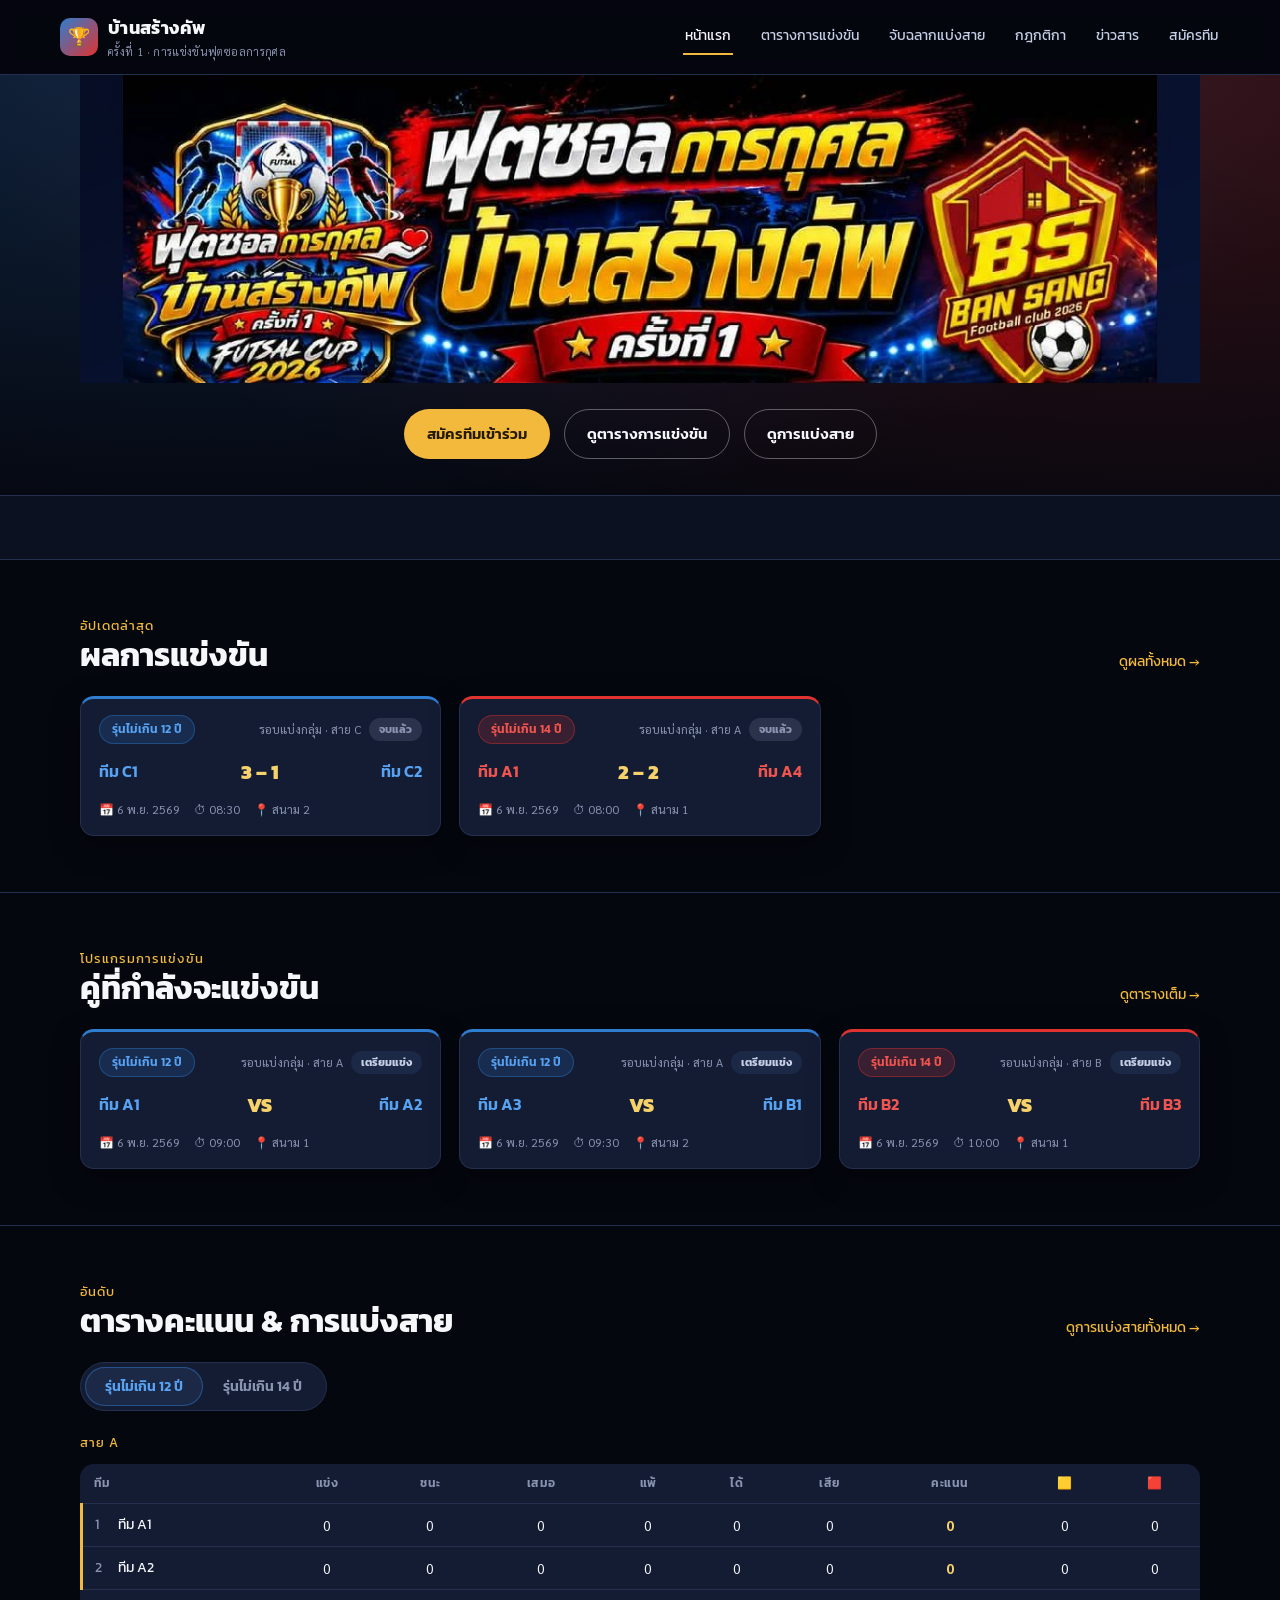
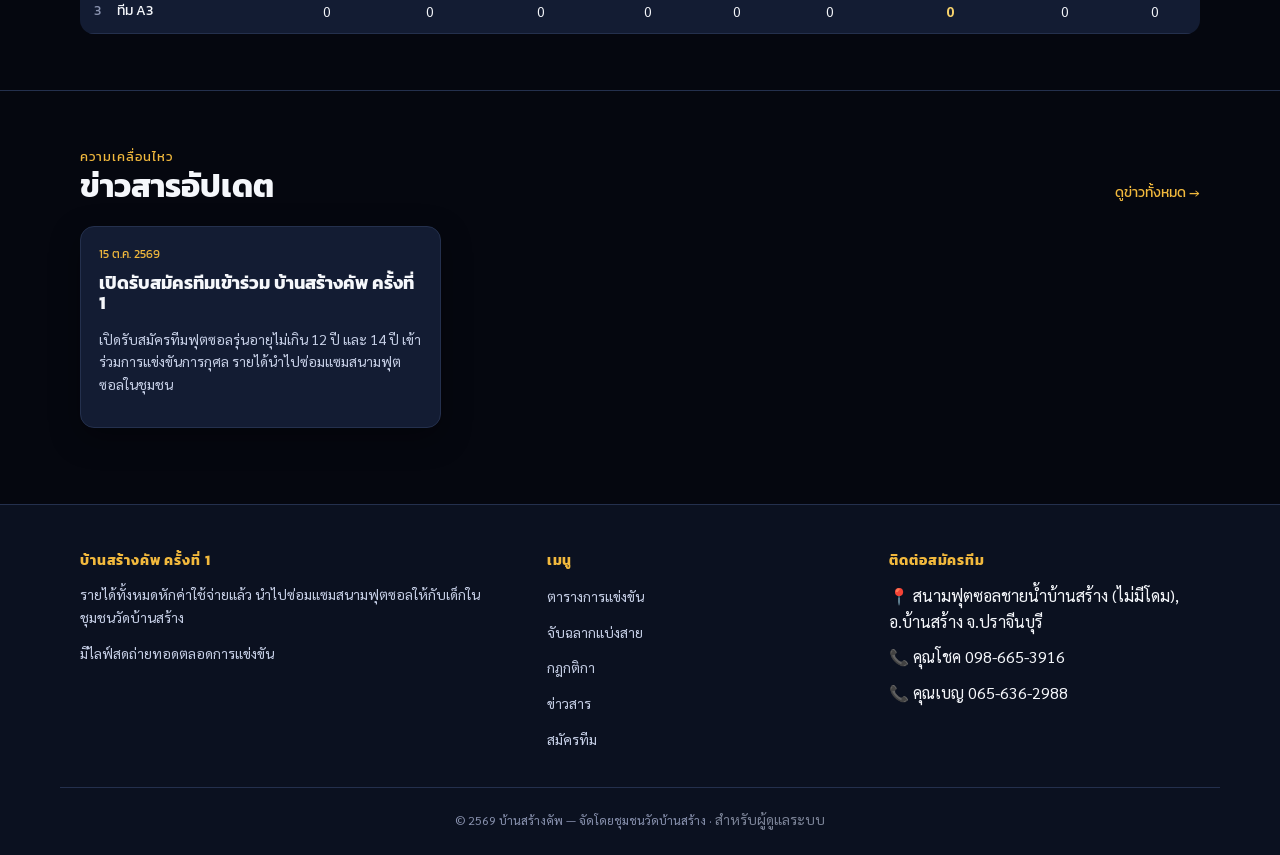
<file: index.html>
<!DOCTYPE html>
<html lang="th">
<head>
<meta charset="UTF-8" />
<meta name="viewport" content="width=device-width, initial-scale=1.0, viewport-fit=cover" />
<title>บ้านสร้างคัพ ครั้งที่ 1 — หน้าแรก</title>
<meta name="description" content="เว็บไซต์อย่างเป็นทางการ การแข่งขันฟุตซอลการกุศลโอเพ่น บ้านสร้างคัพ ครั้งที่ 1" />
<link rel="preconnect" href="https://fonts.googleapis.com">
<link href="https://fonts.googleapis.com/css2?family=Kanit:wght@400;500;600;700;800&family=Sarabun:wght@400;500;600&display=swap" rel="stylesheet">
<link rel="manifest" href="manifest.json">
<meta name="theme-color" content="#05070f">
<meta name="apple-mobile-web-app-capable" content="yes">
<meta name="apple-mobile-web-app-status-bar-style" content="black-translucent">
<meta name="apple-mobile-web-app-title" content="บ้านสร้างคัพ">
<link rel="apple-touch-icon" href="assets/img/apple-touch-icon.png">
<link rel="icon" type="image/png" href="assets/img/favicon-32.png">
<link rel="stylesheet" href="assets/css/style.css" />
<style>
  .hero { padding: 0 0 36px; }
  .hero__banner-img { width: 100%; height: auto; display: block; }
  .hero__inner { text-align: center; }
  .hero .hero__cta { display: flex; gap: 14px; justify-content: center; flex-wrap: wrap; padding: 26px 20px 0; margin: 0; }
</style>
</head>
<body>

<header class="site-header">
  <div class="container site-header__inner">
    <a href="index.html" class="brand">
      <span class="brand__mark">🏆</span>
      <span class="brand__text">บ้านสร้างคัพ<small>ครั้งที่ 1 · การแข่งขันฟุตซอลการกุศล</small></span>
    </a>
    <button class="nav-toggle" aria-label="เปิดเมนู">☰</button>
    <nav class="site-nav">
      <a href="index.html" aria-current="page">หน้าแรก</a>
      <a href="schedule.html">ตารางการแข่งขัน</a>
      <a href="draw.html">จับฉลากแบ่งสาย</a>
      <a href="rules.html">กฎกติกา</a>
      <a href="news.html">ข่าวสาร</a>
      <a href="register.html">สมัครทีม</a>
    </nav>
  </div>
</header>

<section class="hero">
  <div class="container hero__inner">
    <picture>
      <source media="(max-width: 640px)" srcset="assets/img/banner-mobile.jpg" />
      <img id="hero-banner-img" src="assets/img/banner.jpg" alt="บ้านสร้างคัพ ครั้งที่ 1 — การแข่งขันฟุตซอลการกุศลโอเพ่น" class="hero__banner-img" />
    </picture>
    <div class="hero__cta">
      <a href="register.html" class="btn btn-primary">สมัครทีมเข้าร่วม</a>
      <a href="schedule.html" class="btn btn-ghost">ดูตารางการแข่งขัน</a>
      <a href="draw.html" class="btn btn-ghost">ดูการแบ่งสาย</a>
    </div>
  </div>
</section>

<div class="ticker" id="ticker" aria-label="แมตช์ที่กำลังจะแข่งขัน"></div>

<main>

  <section class="page-section" id="results">
    <div class="container">
      <div class="section-head">
        <div>
          <div class="section-eyebrow">อัปเดตล่าสุด</div>
          <h2>ผลการแข่งขัน</h2>
        </div>
        <a href="schedule.html" class="section-link">ดูผลทั้งหมด →</a>
      </div>
      <div class="grid grid-3" id="results-grid">
        <div class="loading-row">กำลังโหลดข้อมูล…</div>
      </div>
    </div>
  </section>

  <section class="page-section" id="fixtures">
    <div class="container">
      <div class="section-head">
        <div>
          <div class="section-eyebrow">โปรแกรมการแข่งขัน</div>
          <h2>คู่ที่กำลังจะแข่งขัน</h2>
        </div>
        <a href="schedule.html" class="section-link">ดูตารางเต็ม →</a>
      </div>
      <div class="grid grid-3" id="fixtures-grid">
        <div class="loading-row">กำลังโหลดข้อมูล…</div>
      </div>
    </div>
  </section>

  <section class="page-section" id="standings">
    <div class="container">
      <div class="section-head">
        <div>
          <div class="section-eyebrow">อันดับ</div>
          <h2>ตารางคะแนน &amp; การแบ่งสาย</h2>
        </div>
        <a href="draw.html" class="section-link">ดูการแบ่งสายทั้งหมด →</a>
      </div>
      <div class="division-tabs" id="standings-tabs" role="tablist">
        <button data-division="U12" class="is-active">รุ่นไม่เกิน 12 ปี</button>
        <button data-division="U14">รุ่นไม่เกิน 14 ปี</button>
      </div>
      <div id="standings-preview">
        <div class="loading-row">กำลังโหลดข้อมูล…</div>
      </div>
    </div>
  </section>

  <section class="page-section" id="news-preview">
    <div class="container">
      <div class="section-head">
        <div>
          <div class="section-eyebrow">ความเคลื่อนไหว</div>
          <h2>ข่าวสารอัปเดต</h2>
        </div>
        <a href="news.html" class="section-link">ดูข่าวทั้งหมด →</a>
      </div>
      <div class="grid grid-3" id="news-grid">
        <div class="loading-row">กำลังโหลดข้อมูล…</div>
      </div>
    </div>
  </section>

</main>

<footer class="site-footer">
  <div class="container footer-grid">
    <div>
      <h4>บ้านสร้างคัพ ครั้งที่ 1</h4>
      <p data-setting="banner_tagline">รายได้ทั้งหมดหักค่าใช้จ่ายแล้ว นำไปซ่อมแซมสนามฟุตซอลให้กับเด็กในชุมชนวัดบ้านสร้าง</p>
      <p style="margin-top:10px" data-setting="live_note">มีไลฟ์สดถ่ายทอดตลอดการแข่งขัน</p>
    </div>
    <div>
      <h4>เมนู</h4>
      <ul>
        <li><a href="schedule.html">ตารางการแข่งขัน</a></li>
        <li><a href="draw.html">จับฉลากแบ่งสาย</a></li>
        <li><a href="rules.html">กฎกติกา</a></li>
        <li><a href="news.html">ข่าวสาร</a></li>
        <li><a href="register.html">สมัครทีม</a></li>
      </ul>
    </div>
    <div>
      <h4>ติดต่อสมัครทีม</h4>
      <ul>
        <li>📍 <span data-setting="venue_name">สนามฟุตซอลชายน้ำบ้านสร้าง</span>, <span data-setting="venue_address">อ.บ้านสร้าง จ.ปราจีนบุรี</span></li>
        <li>📞 <span data-setting="contact1_name">คุณโชค</span> <span data-setting="contact1_phone">098-665-3916</span></li>
        <li>📞 <span data-setting="contact2_name">คุณเบญ</span> <span data-setting="contact2_phone">065-636-2988</span></li>
      </ul>
    </div>
  </div>
  <div class="container footer-bottom">© 2569 บ้านสร้างคัพ — จัดโดยชุมชนวัดบ้านสร้าง · <a href="admin.html" style="opacity:.6">สำหรับผู้ดูแลระบบ</a></div>
</footer>

<nav class="bottom-nav" aria-label="เมนูหลัก (มือถือ)">
  <div class="bottom-nav__inner">
      <a href="index.html" aria-current="page"><span class="icon">🏠</span>หน้าแรก</a>
      <a href="schedule.html"><span class="icon">📅</span>ตาราง</a>
      <a href="draw.html"><span class="icon">🎯</span>แบ่งสาย</a>
      <a href="rules.html"><span class="icon">📋</span>กติกา</a>
      <a href="news.html"><span class="icon">📰</span>ข่าว</a>
      <a href="register.html"><span class="icon">📝</span>สมัคร</a>
  </div>
</nav>

<script src="assets/js/config.js"></script>
<script src="assets/js/sheets.js"></script>
<script src="assets/js/app.js"></script>
<script>
  (async function () {
    const { settings, teams, matches, news } = await FutsalData.getAll();

    applySettings(settings);
    if (settings.banner_image_url) {
      document.getElementById("hero-banner-img").src = settings.banner_image_url;
    }
    renderTicker("ticker", matches);

    // ผลการแข่งขันล่าสุด
    const results = matches.filter((m) => m.status === "finished").slice(0, 3);
    document.getElementById("results-grid").innerHTML =
      results.length ? results.map(matchCard).join("") :
      `<p class="loading-row">ยังไม่มีผลการแข่งขัน</p>`;

    // โปรแกรมที่กำลังจะแข่ง
    const fixtures = matches.filter((m) => m.status !== "finished").slice(0, 3);
    document.getElementById("fixtures-grid").innerHTML =
      fixtures.length ? fixtures.map(matchCard).join("") :
      `<p class="loading-row">ยังไม่มีโปรแกรมการแข่งขัน</p>`;

    // ข่าวล่าสุด
    const latestNews = news.slice(0, 3);
    document.getElementById("news-grid").innerHTML = latestNews.map(newsCardHtml).join("");

    function newsCardHtml(n) {
      return `
        <a class="news-card" href="news-detail.html?id=${encodeURIComponent(n.id)}">
          ${newsImageHtml(n)}
          <div class="news-card__body">
            <div class="news-card__date">${formatThaiDate(n.date)}</div>
            <h3 class="news-card__title">${n.title}</h3>
            <p class="news-card__excerpt">${nl2br(n.excerpt || "")}</p>
          </div>
        </a>`;
    }

    // ตารางคะแนนตัวอย่างหน้าแรก (สายแรกของแต่ละรุ่น)
    function renderStandingsPreview(division) {
      const groups = [...new Set(teams.filter((t) => t.division === division).map((t) => t.group))].sort();
      const firstGroup = groups[0];
      const rows = buildStandings(teams, matches, division, firstGroup);
      document.getElementById("standings-preview").innerHTML = `
        <div class="section-eyebrow" style="margin-bottom:10px">สาย ${firstGroup || "-"}</div>
        ${standingsTable(rows)}
      `;
    }
    renderStandingsPreview("U12");

    document.querySelectorAll("#standings-tabs button").forEach((btn) => {
      btn.addEventListener("click", () => {
        document.querySelectorAll("#standings-tabs button").forEach((b) => b.classList.remove("is-active"));
        btn.classList.add("is-active");
        renderStandingsPreview(btn.dataset.division);
      });
    });
  })();
</script>
</body>
</html>
</file>
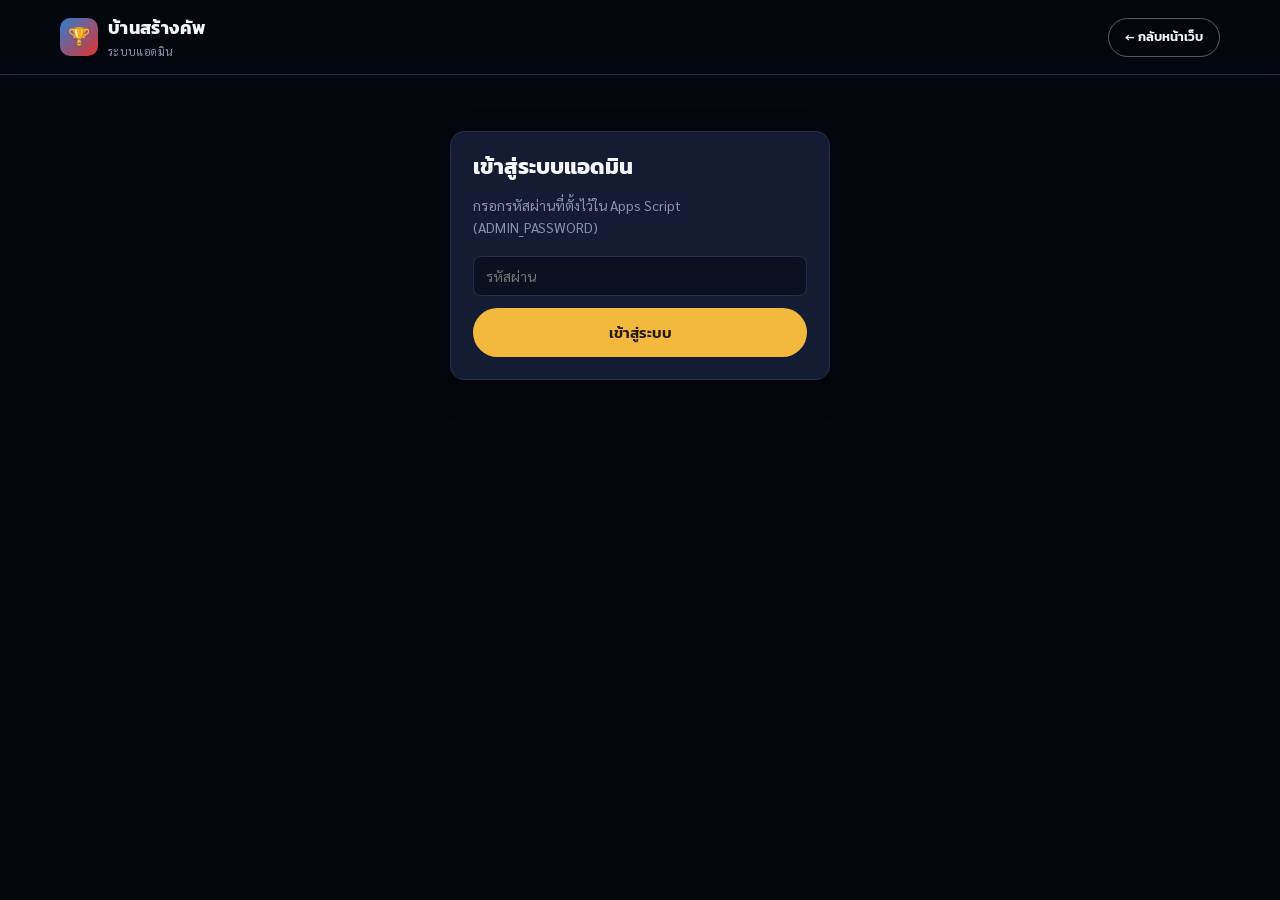
<file: admin.html>
<!DOCTYPE html>
<html lang="th">
<head>
<meta charset="UTF-8" />
<meta name="viewport" content="width=device-width, initial-scale=1.0, viewport-fit=cover" />
<title>ระบบแอดมิน — บ้านสร้างคัพ</title>
<meta name="robots" content="noindex, nofollow" />
<link rel="preconnect" href="https://fonts.googleapis.com">
<link href="https://fonts.googleapis.com/css2?family=Kanit:wght@400;500;600;700;800&family=Sarabun:wght@400;500;600&display=swap" rel="stylesheet">
<link rel="manifest" href="manifest.json">
<meta name="theme-color" content="#05070f">
<link rel="icon" type="image/png" href="assets/img/favicon-32.png">
<link rel="stylesheet" href="assets/css/style.css" />
<link rel="stylesheet" href="assets/css/admin.css" />
</head>
<body>

<header class="site-header">
  <div class="container site-header__inner">
    <a href="index.html" class="brand">
      <span class="brand__mark">🏆</span>
      <span class="brand__text">บ้านสร้างคัพ<small>ระบบแอดมิน</small></span>
    </a>
    <a href="index.html" class="btn btn-ghost" style="font-size:13px;padding:8px 16px">← กลับหน้าเว็บ</a>
  </div>
</header>

<!-- หน้าจอกรอกรหัสผ่าน -->
<section id="login-screen" class="page-section">
  <div class="container" style="max-width:420px">
    <div class="admin-card">
      <h1 style="font-size:22px;margin-bottom:6px">เข้าสู่ระบบแอดมิน</h1>
      <p style="color:var(--ink-500);font-size:14px;margin-bottom:18px">กรอกรหัสผ่านที่ตั้งไว้ใน Apps Script (ADMIN_PASSWORD)</p>
      <input type="password" id="pw-input" placeholder="รหัสผ่าน" class="admin-input" />
      <button id="pw-submit" class="btn btn-primary" style="width:100%;justify-content:center;margin-top:12px">เข้าสู่ระบบ</button>
      <p id="pw-error" style="color:var(--red-400);font-size:13px;margin-top:10px;display:none"></p>
      <p id="pw-config-warning" style="color:var(--gold-400);font-size:13px;margin-top:14px;display:none">
        ⚠️ ยังไม่ได้ตั้งค่า ADMIN_API_URL ใน assets/js/config.js — ดูวิธีตั้งค่าใน README.md หัวข้อ "เปิดใช้งานหน้าแอดมิน"
      </p>
    </div>
  </div>
</section>

<!-- แผงควบคุมแอดมิน -->
<section id="admin-panel" class="page-section" style="display:none">
  <div class="container">
    <div class="section-head">
      <h1 style="font-size:24px">แผงควบคุมแอดมิน</h1>
      <button id="logout-btn" class="btn btn-ghost" style="font-size:13px">ออกจากระบบ</button>
    </div>

    <div class="division-tabs" id="admin-tabs">
      <button data-tab="matches" class="is-active">ผล/ตารางแข่ง</button>
      <button data-tab="registrations">ทีมสมัคร</button>
      <button data-tab="rules">กฎกติกา</button>
      <button data-tab="settings">ตั้งค่าเว็บ</button>
      <button data-tab="teams">ทีม</button>
      <button data-tab="news">ข่าวสาร</button>
    </div>

    <div id="admin-status" class="admin-status" style="display:none"></div>

    <!-- ===== ผลการแข่งขัน / ตาราง ===== -->
    <div class="admin-tab-panel" data-panel="matches">
      <div class="admin-card" style="margin-bottom:20px">
        <h3>เพิ่มแมตช์ใหม่</h3>
        <form id="match-add-form" class="admin-form-grid"></form>
      </div>
      <div id="matches-list"></div>
    </div>

    <!-- ===== ทีมสมัครเข้าร่วม ===== -->
    <div class="admin-tab-panel" data-panel="registrations" style="display:none">
      <p style="color:var(--ink-500);font-size:13px;margin-bottom:16px">
        รายชื่อทีมที่กรอกแบบฟอร์มสมัครจากหน้าเว็บ (<a href="register.html" style="color:var(--gold-400)">ลิงก์หน้าสมัคร</a>)
        ตรวจสอบแล้วกด "อนุมัติ" หรือลบรายการที่ไม่ต้องการได้
      </p>
      <div id="registrations-list"></div>
    </div>

    <!-- ===== กฎกติกา ===== -->
    <div class="admin-tab-panel" data-panel="rules" style="display:none">
      <p style="color:var(--ink-500);font-size:13px;margin-bottom:16px">
        แต่ละหัวข้อจะแสดงในหน้า "กฎกติกา" ของเว็บตามลำดับเลข "ลำดับ" (น้อยไปมาก) —
        ถ้าพิมพ์เนื้อหาโดยขึ้นบรรทัดใหม่แล้วนำหน้าทุกบรรทัดด้วยเครื่องหมาย • จะแสดงผล
        เป็นลิสต์หัวข้อย่อยอัตโนมัติ พิมพ์ <code>{{half_minutes}}</code> เพื่อดึงตัวเลขจากแท็บ
        ตั้งค่าเว็บมาแสดงอัตโนมัติได้
      </p>
      <div class="admin-card" style="margin-bottom:20px">
        <h3>เพิ่มหัวข้อกฎกติกาใหม่</h3>
        <form id="rule-add-form" class="admin-form-grid"></form>
      </div>
      <div id="rules-list"></div>
    </div>

    <!-- ===== ตั้งค่าเว็บ ===== -->
    <div class="admin-tab-panel" data-panel="settings" style="display:none">
      <div class="admin-card">
        <h3>ข้อความ &amp; ตั้งค่าทั่วเว็บ</h3>
        <p style="color:var(--ink-500);font-size:13px;margin-bottom:14px">แก้แล้วกด "บันทึกการตั้งค่า" ด้านล่างครั้งเดียว จะอัปเดตทุกช่องพร้อมกัน</p>
        <div id="settings-form" class="admin-form-grid"></div>
        <button id="settings-save" class="btn btn-primary" style="margin-top:16px">บันทึกการตั้งค่า</button>
      </div>
    </div>

    <!-- ===== ทีม ===== -->
    <div class="admin-tab-panel" data-panel="teams" style="display:none">
      <div class="admin-card" style="margin-bottom:20px">
        <h3>เพิ่มทีมใหม่</h3>
        <form id="team-add-form" class="admin-form-grid"></form>
      </div>
      <div id="teams-list"></div>
    </div>

    <!-- ===== ข่าวสาร ===== -->
    <div class="admin-tab-panel" data-panel="news" style="display:none">
      <div class="admin-card" style="margin-bottom:20px">
        <h3>เพิ่มข่าวใหม่</h3>
        <form id="news-add-form" class="admin-form-grid"></form>
      </div>
      <div id="news-list"></div>
    </div>

  </div>
</section>

<script src="assets/js/config.js"></script>
<script src="assets/js/sheets.js"></script>
<script src="assets/js/app.js"></script>
<script src="assets/js/admin-api.js"></script>
<script src="assets/js/admin.js"></script>
</body>
</html>
</file>
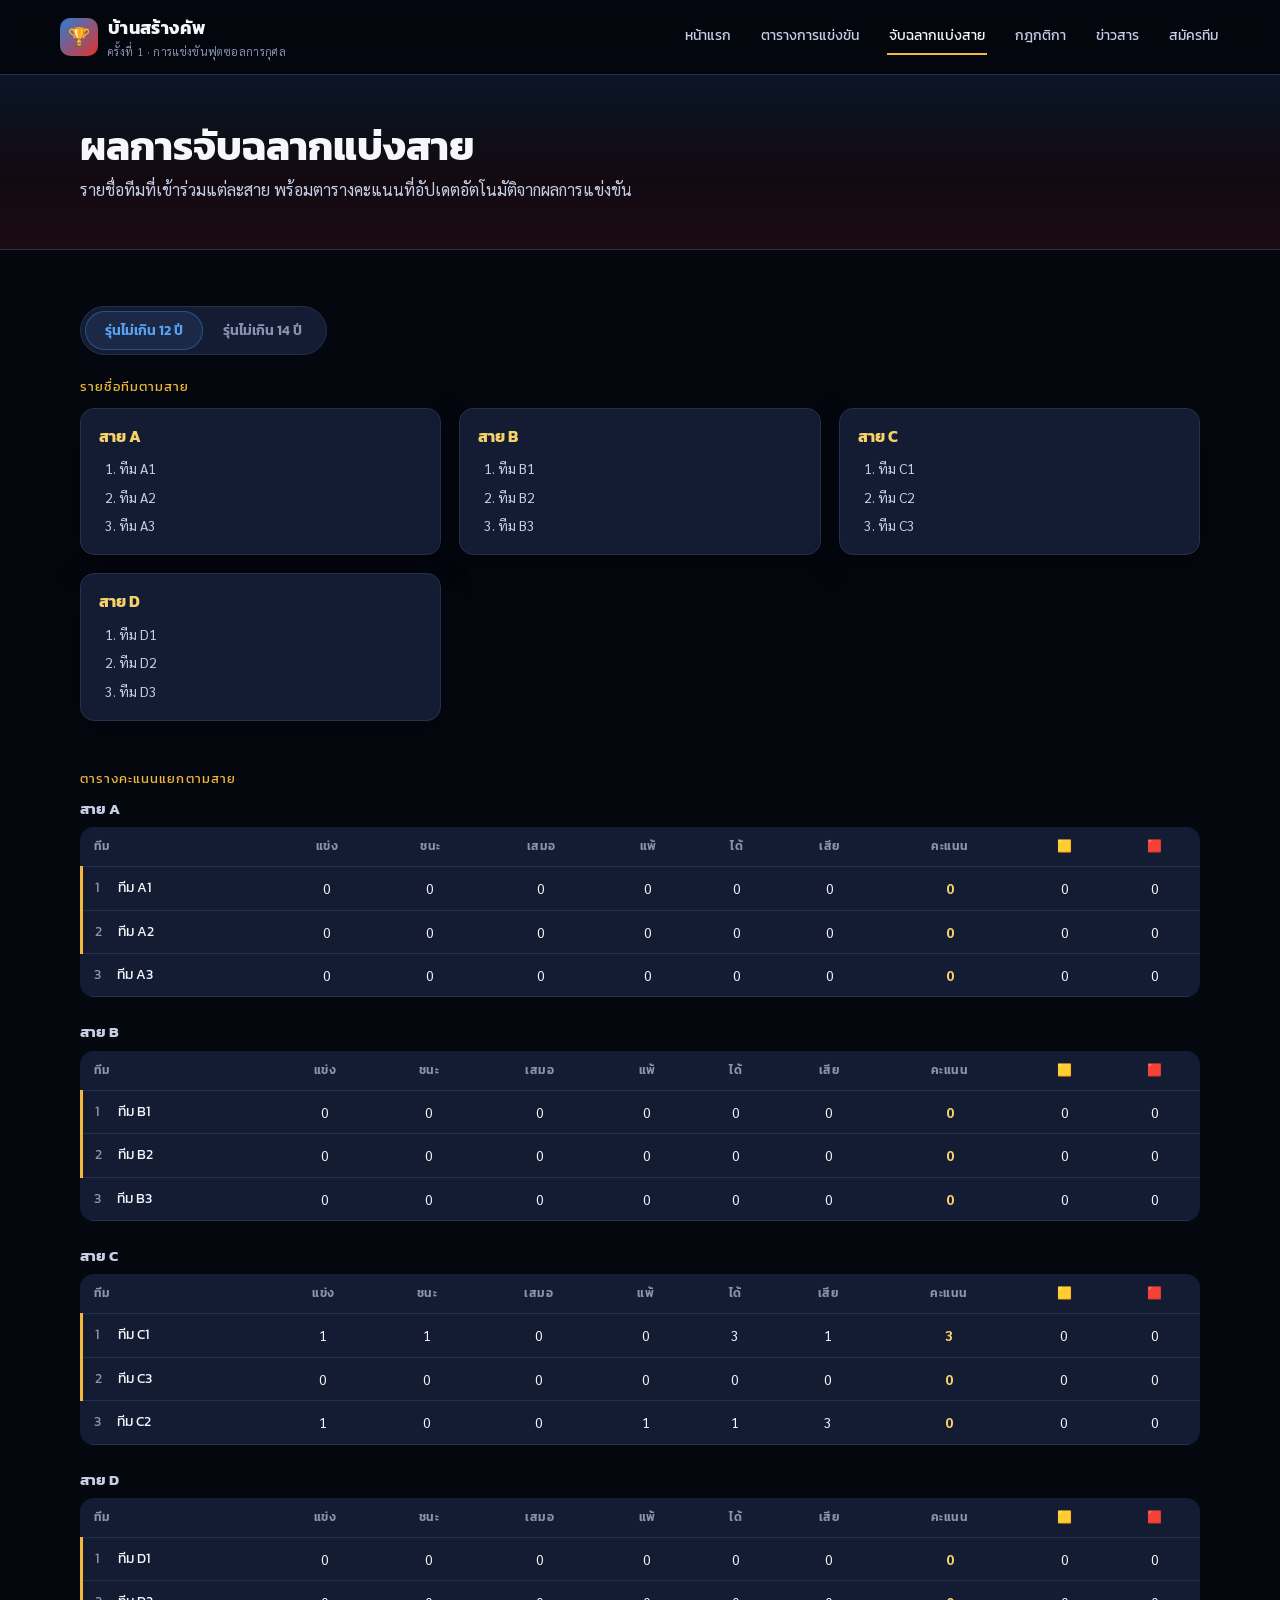
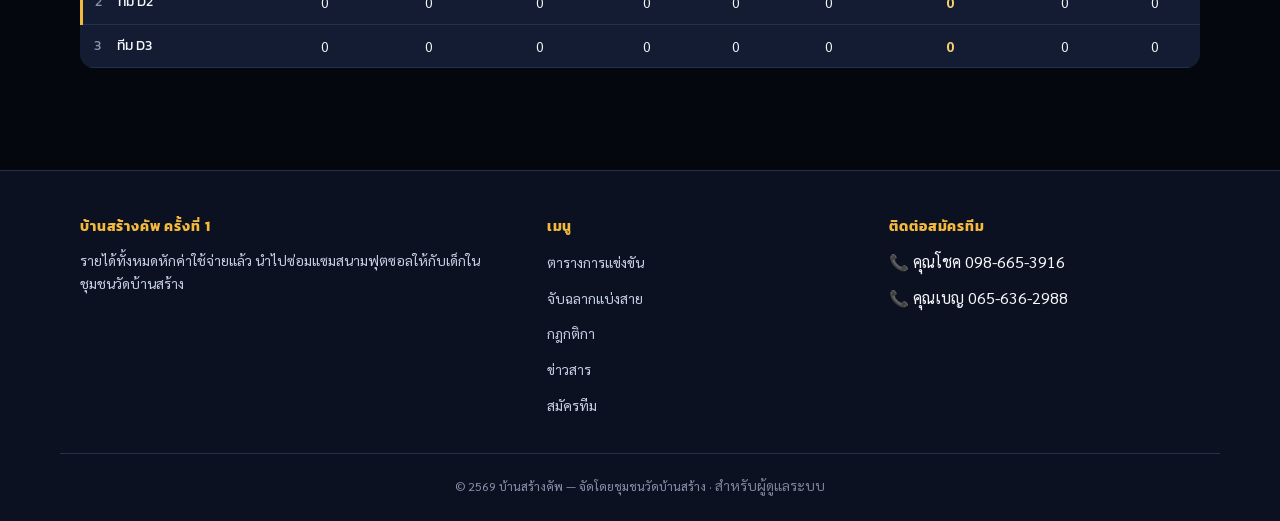
<file: draw.html>
<!DOCTYPE html>
<html lang="th">
<head>
<meta charset="UTF-8" />
<meta name="viewport" content="width=device-width, initial-scale=1.0, viewport-fit=cover" />
<title>จับฉลากแบ่งสาย — บ้านสร้างคัพ</title>
<link rel="preconnect" href="https://fonts.googleapis.com">
<link href="https://fonts.googleapis.com/css2?family=Kanit:wght@400;500;600;700;800&family=Sarabun:wght@400;500;600&display=swap" rel="stylesheet">
<link rel="manifest" href="manifest.json">
<meta name="theme-color" content="#05070f">
<meta name="apple-mobile-web-app-capable" content="yes">
<meta name="apple-mobile-web-app-status-bar-style" content="black-translucent">
<meta name="apple-mobile-web-app-title" content="บ้านสร้างคัพ">
<link rel="apple-touch-icon" href="assets/img/apple-touch-icon.png">
<link rel="icon" type="image/png" href="assets/img/favicon-32.png">
<link rel="stylesheet" href="assets/css/style.css" />
</head>
<body>

<header class="site-header">
  <div class="container site-header__inner">
    <a href="index.html" class="brand">
      <span class="brand__mark">🏆</span>
      <span class="brand__text">บ้านสร้างคัพ<small>ครั้งที่ 1 · การแข่งขันฟุตซอลการกุศล</small></span>
    </a>
    <button class="nav-toggle" aria-label="เปิดเมนู">☰</button>
    <nav class="site-nav">
      <a href="index.html">หน้าแรก</a>
      <a href="schedule.html">ตารางการแข่งขัน</a>
      <a href="draw.html" aria-current="page">จับฉลากแบ่งสาย</a>
      <a href="rules.html">กฎกติกา</a>
      <a href="news.html">ข่าวสาร</a>
      <a href="register.html">สมัครทีม</a>
    </nav>
  </div>
</header>

<section class="page-hero">
  <div class="container">
    <h1>ผลการจับฉลากแบ่งสาย</h1>
    <p>รายชื่อทีมที่เข้าร่วมแต่ละสาย พร้อมตารางคะแนนที่อัปเดตอัตโนมัติจากผลการแข่งขัน</p>
  </div>
</section>

<main class="page-section">
  <div class="container">
    <div class="division-tabs" id="draw-tabs" role="tablist">
      <button data-division="U12" class="is-active">รุ่นไม่เกิน 12 ปี</button>
      <button data-division="U14">รุ่นไม่เกิน 14 ปี</button>
    </div>

    <div class="section-eyebrow" style="margin-bottom:10px">รายชื่อทีมตามสาย</div>
    <div class="grid grid-3" id="groups-grid" style="margin-bottom:48px">
      <div class="loading-row">กำลังโหลดข้อมูล…</div>
    </div>

    <div class="section-eyebrow" style="margin-bottom:10px">ตารางคะแนนแยกตามสาย</div>
    <div id="standings-all"></div>
  </div>
</main>

<footer class="site-footer">
  <div class="container footer-grid">
    <div>
      <h4>บ้านสร้างคัพ ครั้งที่ 1</h4>
      <p data-setting="banner_tagline">รายได้ทั้งหมดหักค่าใช้จ่ายแล้ว นำไปซ่อมแซมสนามฟุตซอลให้กับเด็กในชุมชนวัดบ้านสร้าง</p>
    </div>
    <div>
      <h4>เมนู</h4>
      <ul>
        <li><a href="schedule.html">ตารางการแข่งขัน</a></li>
        <li><a href="draw.html">จับฉลากแบ่งสาย</a></li>
        <li><a href="rules.html">กฎกติกา</a></li>
        <li><a href="news.html">ข่าวสาร</a></li>
        <li><a href="register.html">สมัครทีม</a></li>
      </ul>
    </div>
    <div>
      <h4>ติดต่อสมัครทีม</h4>
      <ul>
        <li>📞 <span data-setting="contact1_name">คุณโชค</span> <span data-setting="contact1_phone">098-665-3916</span></li>
        <li>📞 <span data-setting="contact2_name">คุณเบญ</span> <span data-setting="contact2_phone">065-636-2988</span></li>
      </ul>
    </div>
  </div>
  <div class="container footer-bottom">© 2569 บ้านสร้างคัพ — จัดโดยชุมชนวัดบ้านสร้าง · <a href="admin.html" style="opacity:.6">สำหรับผู้ดูแลระบบ</a></div>
</footer>

<nav class="bottom-nav" aria-label="เมนูหลัก (มือถือ)">
  <div class="bottom-nav__inner">
      <a href="index.html"><span class="icon">🏠</span>หน้าแรก</a>
      <a href="schedule.html"><span class="icon">📅</span>ตาราง</a>
      <a href="draw.html" aria-current="page"><span class="icon">🎯</span>แบ่งสาย</a>
      <a href="rules.html"><span class="icon">📋</span>กติกา</a>
      <a href="news.html"><span class="icon">📰</span>ข่าว</a>
      <a href="register.html"><span class="icon">📝</span>สมัคร</a>
  </div>
</nav>

<script src="assets/js/config.js"></script>
<script src="assets/js/sheets.js"></script>
<script src="assets/js/app.js"></script>
<script>
  (async function () {
    const { settings, teams, matches } = await FutsalData.getAll();
    applySettings(settings);

    function render(division) {
      const divTeams = teams.filter((t) => t.division === division);
      const byGroup = groupBy(divTeams, (t) => t.group);
      const groupNames = Object.keys(byGroup).sort();

      document.getElementById("groups-grid").innerHTML = groupNames.map((g) => `
        <div class="group-card">
          <h3>สาย ${g}</h3>
          <ol>${byGroup[g].map((t) => `<li>${t.name}</li>`).join("")}</ol>
        </div>
      `).join("") || `<p class="loading-row">ยังไม่มีข้อมูลทีมในรุ่นนี้</p>`;

      document.getElementById("standings-all").innerHTML = groupNames.map((g) => `
        <div style="margin-bottom:26px">
          <h3 style="font-size:15px;color:var(--ink-300);margin-bottom:10px">สาย ${g}</h3>
          ${standingsTable(buildStandings(teams, matches, division, g))}
        </div>
      `).join("");
    }

    render("U12");

    document.querySelectorAll("#draw-tabs button").forEach((btn) => {
      btn.addEventListener("click", () => {
        document.querySelectorAll("#draw-tabs button").forEach((b) => b.classList.remove("is-active"));
        btn.classList.add("is-active");
        render(btn.dataset.division);
      });
    });
  })();
</script>
</body>
</html>
</file>
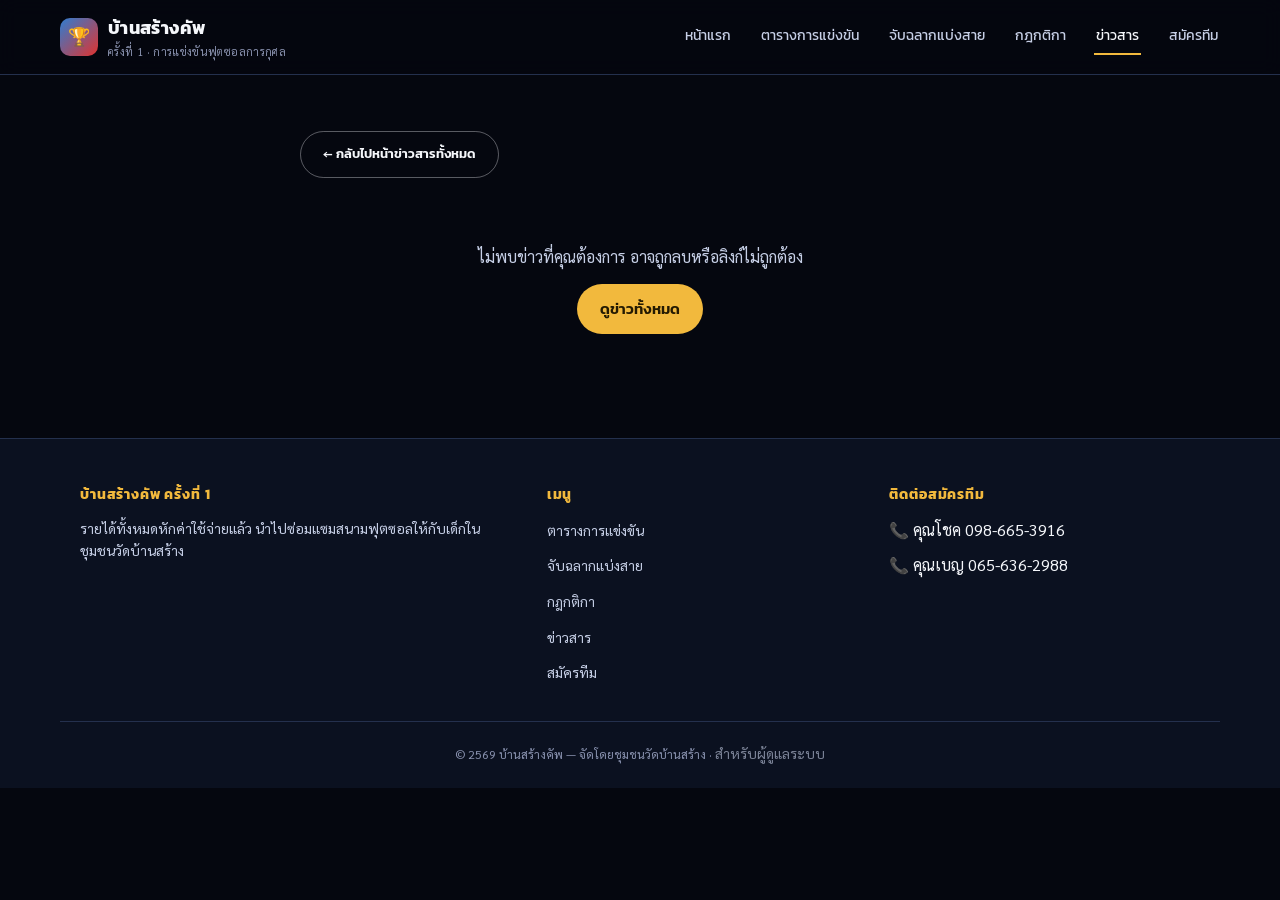
<file: news-detail.html>
<!DOCTYPE html>
<html lang="th">
<head>
<meta charset="UTF-8" />
<meta name="viewport" content="width=device-width, initial-scale=1.0, viewport-fit=cover" />
<title>ข่าวสาร — บ้านสร้างคัพ</title>
<link rel="preconnect" href="https://fonts.googleapis.com">
<link href="https://fonts.googleapis.com/css2?family=Kanit:wght@400;500;600;700;800&family=Sarabun:wght@400;500;600&display=swap" rel="stylesheet">
<link rel="manifest" href="manifest.json">
<meta name="theme-color" content="#05070f">
<meta name="apple-mobile-web-app-capable" content="yes">
<meta name="apple-mobile-web-app-status-bar-style" content="black-translucent">
<meta name="apple-mobile-web-app-title" content="บ้านสร้างคัพ">
<link rel="apple-touch-icon" href="assets/img/apple-touch-icon.png">
<link rel="icon" type="image/png" href="assets/img/favicon-32.png">
<link rel="stylesheet" href="assets/css/style.css" />
</head>
<body>

<header class="site-header">
  <div class="container site-header__inner">
    <a href="index.html" class="brand">
      <span class="brand__mark">🏆</span>
      <span class="brand__text">บ้านสร้างคัพ<small>ครั้งที่ 1 · การแข่งขันฟุตซอลการกุศล</small></span>
    </a>
    <button class="nav-toggle" aria-label="เปิดเมนู">☰</button>
    <nav class="site-nav">
      <a href="index.html">หน้าแรก</a>
      <a href="schedule.html">ตารางการแข่งขัน</a>
      <a href="draw.html">จับฉลากแบ่งสาย</a>
      <a href="rules.html">กฎกติกา</a>
      <a href="news.html" aria-current="page">ข่าวสาร</a>
      <a href="register.html">สมัครทีม</a>
    </nav>
  </div>
</header>

<main class="page-section">
  <div class="container" style="max-width:720px">
    <a href="news.html" class="btn btn-ghost" style="margin-bottom:22px;font-size:13px">← กลับไปหน้าข่าวสารทั้งหมด</a>
    <div id="article-root">
      <p class="loading-row">กำลังโหลดข่าว…</p>
    </div>
  </div>
</main>

<footer class="site-footer">
  <div class="container footer-grid">
    <div>
      <h4>บ้านสร้างคัพ ครั้งที่ 1</h4>
      <p data-setting="banner_tagline">รายได้ทั้งหมดหักค่าใช้จ่ายแล้ว นำไปซ่อมแซมสนามฟุตซอลให้กับเด็กในชุมชนวัดบ้านสร้าง</p>
    </div>
    <div>
      <h4>เมนู</h4>
      <ul>
        <li><a href="schedule.html">ตารางการแข่งขัน</a></li>
        <li><a href="draw.html">จับฉลากแบ่งสาย</a></li>
        <li><a href="rules.html">กฎกติกา</a></li>
        <li><a href="news.html">ข่าวสาร</a></li>
        <li><a href="register.html">สมัครทีม</a></li>
      </ul>
    </div>
    <div>
      <h4>ติดต่อสมัครทีม</h4>
      <ul>
        <li>📞 <span data-setting="contact1_name">คุณโชค</span> <span data-setting="contact1_phone">098-665-3916</span></li>
        <li>📞 <span data-setting="contact2_name">คุณเบญ</span> <span data-setting="contact2_phone">065-636-2988</span></li>
      </ul>
    </div>
  </div>
  <div class="container footer-bottom">© 2569 บ้านสร้างคัพ — จัดโดยชุมชนวัดบ้านสร้าง · <a href="admin.html" style="opacity:.6">สำหรับผู้ดูแลระบบ</a></div>
</footer>

<nav class="bottom-nav" aria-label="เมนูหลัก (มือถือ)">
  <div class="bottom-nav__inner">
      <a href="index.html"><span class="icon">🏠</span>หน้าแรก</a>
      <a href="schedule.html"><span class="icon">📅</span>ตาราง</a>
      <a href="draw.html"><span class="icon">🎯</span>แบ่งสาย</a>
      <a href="rules.html"><span class="icon">📋</span>กติกา</a>
      <a href="news.html" aria-current="page"><span class="icon">📰</span>ข่าว</a>
      <a href="register.html"><span class="icon">📝</span>สมัคร</a>
  </div>
</nav>

<script src="assets/js/config.js"></script>
<script src="assets/js/sheets.js"></script>
<script src="assets/js/app.js"></script>
<script>
  (async function () {
    const { settings, news } = await FutsalData.getAll();
    applySettings(settings);

    const params = new URLSearchParams(window.location.search);
    const id = params.get("id");
    const article = news.find((n) => String(n.id) === String(id));
    const root = document.getElementById("article-root");

    if (!article) {
      root.innerHTML = `
        <div class="admin-card" style="padding:28px;text-align:center">
          <p style="color:var(--ink-300);margin-bottom:14px">ไม่พบข่าวที่คุณต้องการ อาจถูกลบหรือลิงก์ไม่ถูกต้อง</p>
          <a href="news.html" class="btn btn-primary">ดูข่าวทั้งหมด</a>
        </div>`;
      return;
    }

    document.title = article.title + " — บ้านสร้างคัพ";

    root.innerHTML = `
      <article>
        ${article.image_url ? `<img src="${article.image_url}" alt="${article.title}" style="width:100%;max-height:420px;object-fit:cover;border-radius:var(--radius);margin-bottom:22px;border:1px solid var(--line)" />` : ""}
        <div class="news-card__date" style="font-size:13px;margin-bottom:8px">${formatThaiDate(article.date)}</div>
        <h1 style="font-size:clamp(24px,4vw,34px);margin-bottom:18px">${article.title}</h1>
        <div style="color:var(--ink-300);font-size:16px;line-height:1.8">${nl2br(article.content || article.excerpt || "")}</div>
      </article>`;
  })();
</script>
</body>
</html>
</file>
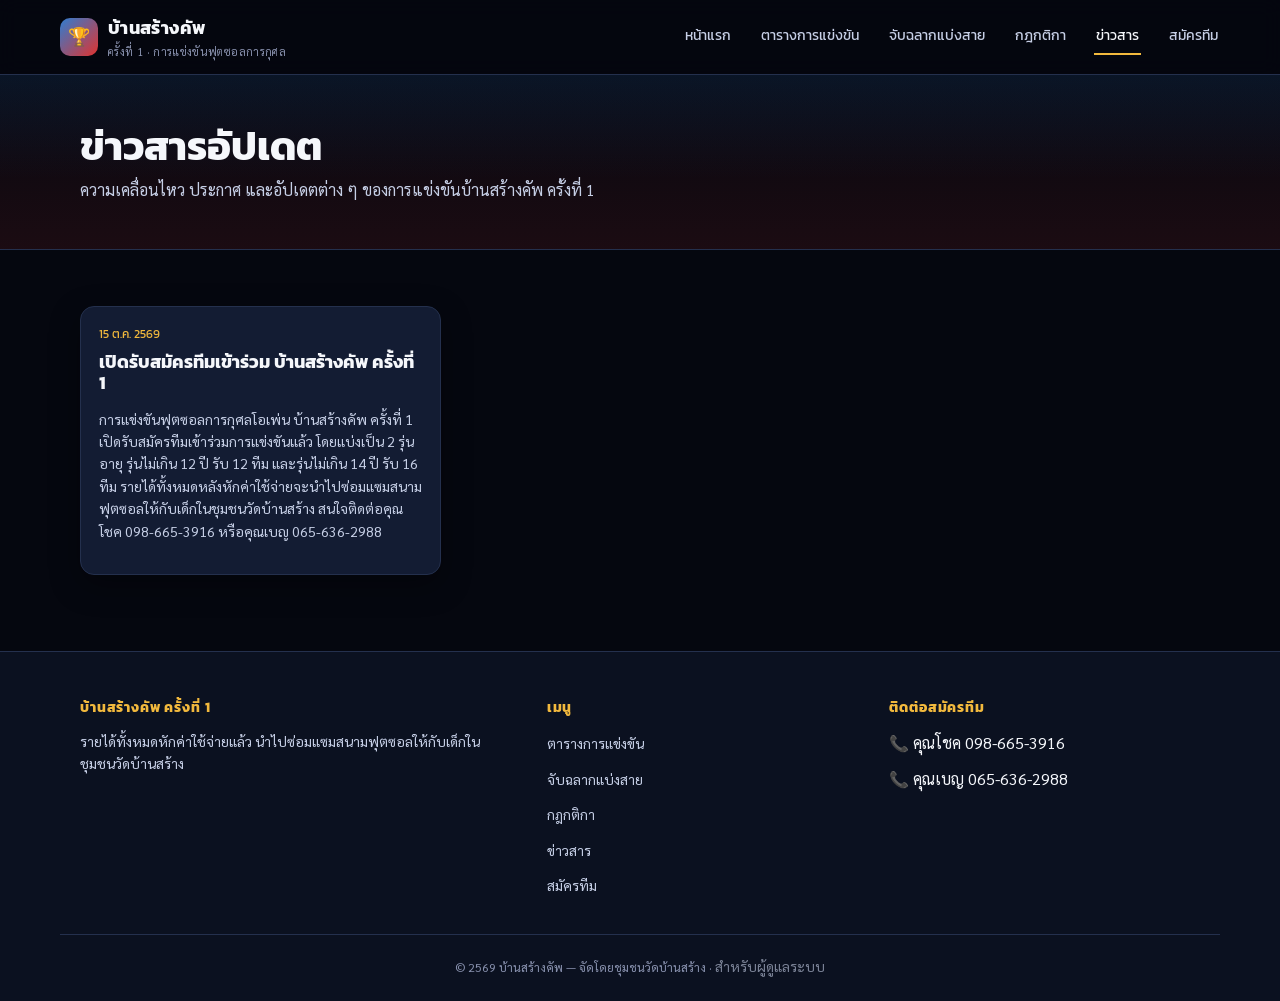
<file: news.html>
<!DOCTYPE html>
<html lang="th">
<head>
<meta charset="UTF-8" />
<meta name="viewport" content="width=device-width, initial-scale=1.0, viewport-fit=cover" />
<title>ข่าวสารอัปเดต — บ้านสร้างคัพ</title>
<link rel="preconnect" href="https://fonts.googleapis.com">
<link href="https://fonts.googleapis.com/css2?family=Kanit:wght@400;500;600;700;800&family=Sarabun:wght@400;500;600&display=swap" rel="stylesheet">
<link rel="manifest" href="manifest.json">
<meta name="theme-color" content="#05070f">
<meta name="apple-mobile-web-app-capable" content="yes">
<meta name="apple-mobile-web-app-status-bar-style" content="black-translucent">
<meta name="apple-mobile-web-app-title" content="บ้านสร้างคัพ">
<link rel="apple-touch-icon" href="assets/img/apple-touch-icon.png">
<link rel="icon" type="image/png" href="assets/img/favicon-32.png">
<link rel="stylesheet" href="assets/css/style.css" />
</head>
<body>

<header class="site-header">
  <div class="container site-header__inner">
    <a href="index.html" class="brand">
      <span class="brand__mark">🏆</span>
      <span class="brand__text">บ้านสร้างคัพ<small>ครั้งที่ 1 · การแข่งขันฟุตซอลการกุศล</small></span>
    </a>
    <button class="nav-toggle" aria-label="เปิดเมนู">☰</button>
    <nav class="site-nav">
      <a href="index.html">หน้าแรก</a>
      <a href="schedule.html">ตารางการแข่งขัน</a>
      <a href="draw.html">จับฉลากแบ่งสาย</a>
      <a href="rules.html">กฎกติกา</a>
      <a href="news.html" aria-current="page">ข่าวสาร</a>
      <a href="register.html">สมัครทีม</a>
    </nav>
  </div>
</header>

<section class="page-hero">
  <div class="container">
    <h1>ข่าวสารอัปเดต</h1>
    <p>ความเคลื่อนไหว ประกาศ และอัปเดตต่าง ๆ ของการแข่งขันบ้านสร้างคัพ ครั้งที่ 1</p>
  </div>
</section>

<main class="page-section">
  <div class="container">
    <div class="grid grid-3" id="news-grid">
      <div class="loading-row">กำลังโหลดข้อมูล…</div>
    </div>
  </div>
</main>

<footer class="site-footer">
  <div class="container footer-grid">
    <div>
      <h4>บ้านสร้างคัพ ครั้งที่ 1</h4>
      <p data-setting="banner_tagline">รายได้ทั้งหมดหักค่าใช้จ่ายแล้ว นำไปซ่อมแซมสนามฟุตซอลให้กับเด็กในชุมชนวัดบ้านสร้าง</p>
    </div>
    <div>
      <h4>เมนู</h4>
      <ul>
        <li><a href="schedule.html">ตารางการแข่งขัน</a></li>
        <li><a href="draw.html">จับฉลากแบ่งสาย</a></li>
        <li><a href="rules.html">กฎกติกา</a></li>
        <li><a href="news.html">ข่าวสาร</a></li>
        <li><a href="register.html">สมัครทีม</a></li>
      </ul>
    </div>
    <div>
      <h4>ติดต่อสมัครทีม</h4>
      <ul>
        <li>📞 <span data-setting="contact1_name">คุณโชค</span> <span data-setting="contact1_phone">098-665-3916</span></li>
        <li>📞 <span data-setting="contact2_name">คุณเบญ</span> <span data-setting="contact2_phone">065-636-2988</span></li>
      </ul>
    </div>
  </div>
  <div class="container footer-bottom">© 2569 บ้านสร้างคัพ — จัดโดยชุมชนวัดบ้านสร้าง · <a href="admin.html" style="opacity:.6">สำหรับผู้ดูแลระบบ</a></div>
</footer>

<nav class="bottom-nav" aria-label="เมนูหลัก (มือถือ)">
  <div class="bottom-nav__inner">
      <a href="index.html"><span class="icon">🏠</span>หน้าแรก</a>
      <a href="schedule.html"><span class="icon">📅</span>ตาราง</a>
      <a href="draw.html"><span class="icon">🎯</span>แบ่งสาย</a>
      <a href="rules.html"><span class="icon">📋</span>กติกา</a>
      <a href="news.html" aria-current="page"><span class="icon">📰</span>ข่าว</a>
      <a href="register.html"><span class="icon">📝</span>สมัคร</a>
  </div>
</nav>

<script src="assets/js/config.js"></script>
<script src="assets/js/sheets.js"></script>
<script src="assets/js/app.js"></script>
<script>
  (async function () {
    const { settings, news } = await FutsalData.getAll();
    applySettings(settings);

    document.getElementById("news-grid").innerHTML = news.map((n) => `
      <article class="news-card">
        ${newsImageHtml(n)}
        <div class="news-card__body">
          <div class="news-card__date">${formatThaiDate(n.date)}</div>
          <h3 class="news-card__title">${n.title}</h3>
          <p class="news-card__excerpt">${nl2br(n.content || n.excerpt || "")}</p>
        </div>
      </article>
    `).join("") || `<p class="loading-row">ยังไม่มีข่าวสาร</p>`;
  })();
</script>
</body>
</html>
</file>
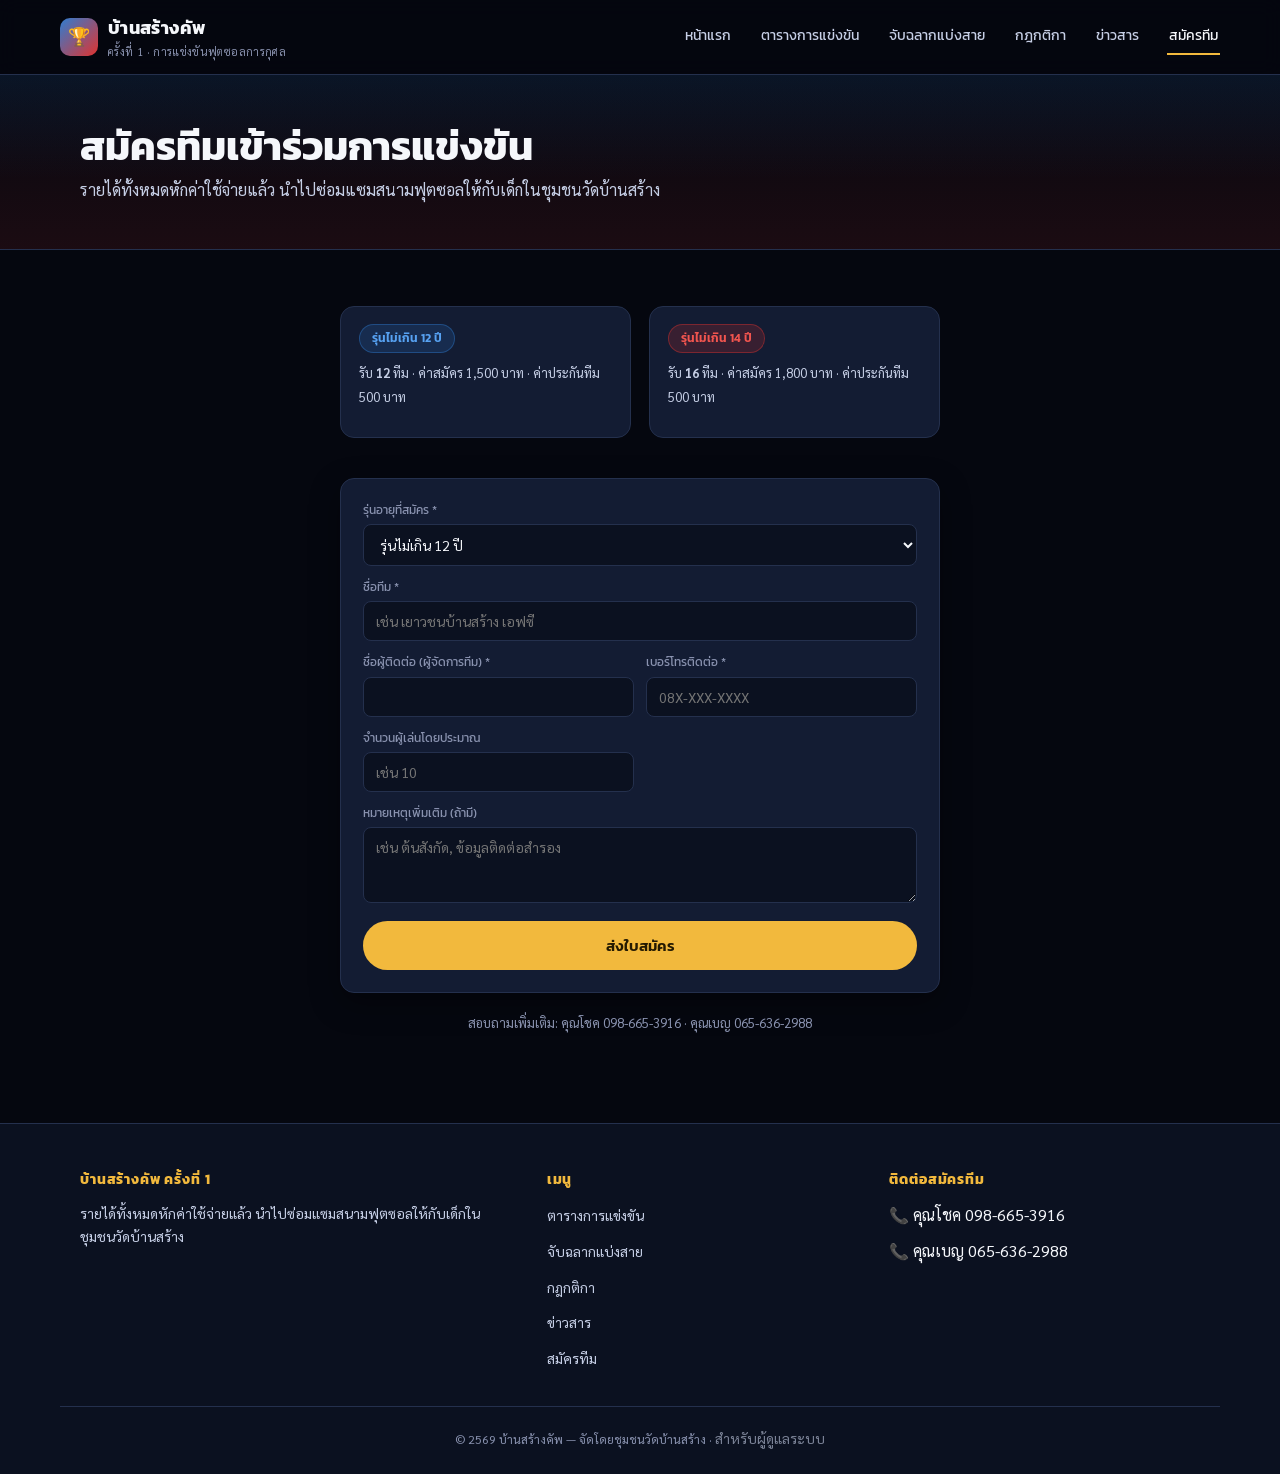
<file: register.html>
<!DOCTYPE html>
<html lang="th">
<head>
<meta charset="UTF-8" />
<meta name="viewport" content="width=device-width, initial-scale=1.0, viewport-fit=cover" />
<title>สมัครทีมเข้าร่วม — บ้านสร้างคัพ</title>
<meta name="description" content="สมัครทีมฟุตซอลเข้าร่วมการแข่งขัน บ้านสร้างคัพ ครั้งที่ 1 รุ่นไม่เกิน 12 ปี และ 14 ปี" />
<link rel="preconnect" href="https://fonts.googleapis.com">
<link href="https://fonts.googleapis.com/css2?family=Kanit:wght@400;500;600;700;800&family=Sarabun:wght@400;500;600&display=swap" rel="stylesheet">
<link rel="manifest" href="manifest.json">
<meta name="theme-color" content="#05070f">
<meta name="apple-mobile-web-app-capable" content="yes">
<meta name="apple-mobile-web-app-status-bar-style" content="black-translucent">
<meta name="apple-mobile-web-app-title" content="บ้านสร้างคัพ">
<link rel="apple-touch-icon" href="assets/img/apple-touch-icon.png">
<link rel="icon" type="image/png" href="assets/img/favicon-32.png">
<link rel="stylesheet" href="assets/css/style.css" />
<link rel="stylesheet" href="assets/css/admin.css" />
</head>
<body>

<header class="site-header">
  <div class="container site-header__inner">
    <a href="index.html" class="brand">
      <span class="brand__mark">🏆</span>
      <span class="brand__text">บ้านสร้างคัพ<small>ครั้งที่ 1 · การแข่งขันฟุตซอลการกุศล</small></span>
    </a>
    <button class="nav-toggle" aria-label="เปิดเมนู">☰</button>
    <nav class="site-nav">
      <a href="index.html">หน้าแรก</a>
      <a href="schedule.html">ตารางการแข่งขัน</a>
      <a href="draw.html">จับฉลากแบ่งสาย</a>
      <a href="rules.html">กฎกติกา</a>
      <a href="news.html">ข่าวสาร</a>
      <a href="register.html" aria-current="page">สมัครทีม</a>
    </nav>
  </div>
</header>

<section class="page-hero">
  <div class="container">
    <h1>สมัครทีมเข้าร่วมการแข่งขัน</h1>
    <p data-setting="banner_tagline">กรอกแบบฟอร์มด้านล่าง ทีมงานจะติดต่อกลับเพื่อยืนยันสิทธิ์และแจ้งช่องทางชำระค่าสมัคร</p>
  </div>
</section>

<main class="page-section">
  <div class="container" style="max-width:640px">

    <div class="grid grid-2" style="margin-bottom:22px">
      <div class="rules-block" style="padding:16px 18px">
        <span class="chip chip-blue">รุ่นไม่เกิน 12 ปี</span>
        <p style="margin-top:8px;font-size:13px;color:var(--ink-300)">
          รับ <b data-setting="teams_u12">12</b> ทีม · ค่าสมัคร <span data-setting="fee_u12">1,500</span> บาท ·
          ค่าประกันทีม <span data-setting="deposit_u12">500</span> บาท
        </p>
      </div>
      <div class="rules-block" style="padding:16px 18px">
        <span class="chip chip-red">รุ่นไม่เกิน 14 ปี</span>
        <p style="margin-top:8px;font-size:13px;color:var(--ink-300)">
          รับ <b data-setting="teams_u14">16</b> ทีม · ค่าสมัคร <span data-setting="fee_u14">1,800</span> บาท ·
          ค่าประกันทีม <span data-setting="deposit_u14">500</span> บาท
        </p>
      </div>
    </div>

    <div class="admin-card">
      <form id="register-form" class="admin-form-grid">
        <div class="field field-wide">
          <label>รุ่นอายุที่สมัคร *</label>
          <select id="reg-division" required>
            <option value="U12">รุ่นไม่เกิน 12 ปี</option>
            <option value="U14">รุ่นไม่เกิน 14 ปี</option>
          </select>
        </div>
        <div class="field field-wide">
          <label for="reg-team_name">ชื่อทีม *</label>
          <input id="reg-team_name" required placeholder="เช่น เยาวชนบ้านสร้าง เอฟซี" />
        </div>
        <div class="field">
          <label for="reg-contact_name">ชื่อผู้ติดต่อ (ผู้จัดการทีม) *</label>
          <input id="reg-contact_name" required />
        </div>
        <div class="field">
          <label for="reg-phone">เบอร์โทรติดต่อ *</label>
          <input id="reg-phone" type="tel" required placeholder="08X-XXX-XXXX" />
        </div>
        <div class="field">
          <label for="reg-players_count">จำนวนผู้เล่นโดยประมาณ</label>
          <input id="reg-players_count" type="number" min="1" placeholder="เช่น 10" />
        </div>
        <div class="field field-wide">
          <label for="reg-note">หมายเหตุเพิ่มเติม (ถ้ามี)</label>
          <textarea id="reg-note" rows="3" placeholder="เช่น ต้นสังกัด, ข้อมูลติดต่อสำรอง"></textarea>
        </div>
        <div class="field field-wide">
          <button type="submit" id="reg-submit" class="btn btn-primary" style="width:100%;justify-content:center">ส่งใบสมัคร</button>
        </div>
      </form>
      <p id="reg-status" class="admin-status" style="display:none;margin-top:16px"></p>
    </div>

    <p style="text-align:center;color:var(--ink-500);font-size:13px;margin-top:20px">
      สอบถามเพิ่มเติม: <span data-setting="contact1_name">คุณโชค</span> <span data-setting="contact1_phone">098-665-3916</span>
      · <span data-setting="contact2_name">คุณเบญ</span> <span data-setting="contact2_phone">065-636-2988</span>
    </p>

  </div>
</main>

<footer class="site-footer">
  <div class="container footer-grid">
    <div>
      <h4>บ้านสร้างคัพ ครั้งที่ 1</h4>
      <p data-setting="banner_tagline">รายได้ทั้งหมดหักค่าใช้จ่ายแล้ว นำไปซ่อมแซมสนามฟุตซอลให้กับเด็กในชุมชนวัดบ้านสร้าง</p>
    </div>
    <div>
      <h4>เมนู</h4>
      <ul>
        <li><a href="schedule.html">ตารางการแข่งขัน</a></li>
        <li><a href="draw.html">จับฉลากแบ่งสาย</a></li>
        <li><a href="rules.html">กฎกติกา</a></li>
        <li><a href="news.html">ข่าวสาร</a></li>
        <li><a href="register.html">สมัครทีม</a></li>
      </ul>
    </div>
    <div>
      <h4>ติดต่อสมัครทีม</h4>
      <ul>
        <li>📞 <span data-setting="contact1_name">คุณโชค</span> <span data-setting="contact1_phone">098-665-3916</span></li>
        <li>📞 <span data-setting="contact2_name">คุณเบญ</span> <span data-setting="contact2_phone">065-636-2988</span></li>
      </ul>
    </div>
  </div>
  <div class="container footer-bottom">© 2569 บ้านสร้างคัพ — จัดโดยชุมชนวัดบ้านสร้าง · <a href="admin.html" style="opacity:.6">สำหรับผู้ดูแลระบบ</a></div>
</footer>

<nav class="bottom-nav" aria-label="เมนูหลัก (มือถือ)">
  <div class="bottom-nav__inner">
      <a href="index.html"><span class="icon">🏠</span>หน้าแรก</a>
      <a href="schedule.html"><span class="icon">📅</span>ตาราง</a>
      <a href="draw.html"><span class="icon">🎯</span>แบ่งสาย</a>
      <a href="rules.html"><span class="icon">📋</span>กติกา</a>
      <a href="news.html"><span class="icon">📰</span>ข่าว</a>
      <a href="register.html" aria-current="page"><span class="icon">📝</span>สมัคร</a>
  </div>
</nav>

<script src="assets/js/config.js"></script>
<script src="assets/js/sheets.js"></script>
<script src="assets/js/app.js"></script>
<script src="assets/js/admin-api.js"></script>
<script>
  (async function () {
    const settings = await FutsalData.getSettings();
    applySettings(settings);

    const form = document.getElementById("register-form");
    const statusEl = document.getElementById("reg-status");
    const submitBtn = document.getElementById("reg-submit");

    form.addEventListener("submit", async (e) => {
      e.preventDefault();
      submitBtn.disabled = true;
      submitBtn.textContent = "กำลังส่ง…";

      const data = {
        division: document.getElementById("reg-division").value,
        team_name: document.getElementById("reg-team_name").value,
        contact_name: document.getElementById("reg-contact_name").value,
        phone: document.getElementById("reg-phone").value,
        players_count: document.getElementById("reg-players_count").value,
        note: document.getElementById("reg-note").value,
      };

      try {
        await AdminAPI.submitRegistration(data);
        statusEl.textContent = "ส่งใบสมัครเรียบร้อยแล้ว! ทีมงานจะติดต่อกลับเพื่อยืนยันสิทธิ์เร็ว ๆ นี้ ขอบคุณครับ";
        statusEl.className = "admin-status ok";
        statusEl.style.display = "block";
        form.reset();
        form.style.display = "none";
      } catch (err) {
        statusEl.textContent = "ส่งใบสมัครไม่สำเร็จ: " + err.message + " กรุณาลองใหม่ หรือติดต่อทีมงานโดยตรง";
        statusEl.className = "admin-status error";
        statusEl.style.display = "block";
        submitBtn.disabled = false;
        submitBtn.textContent = "ส่งใบสมัคร";
      }
    });
  })();
</script>
</body>
</html>
</file>
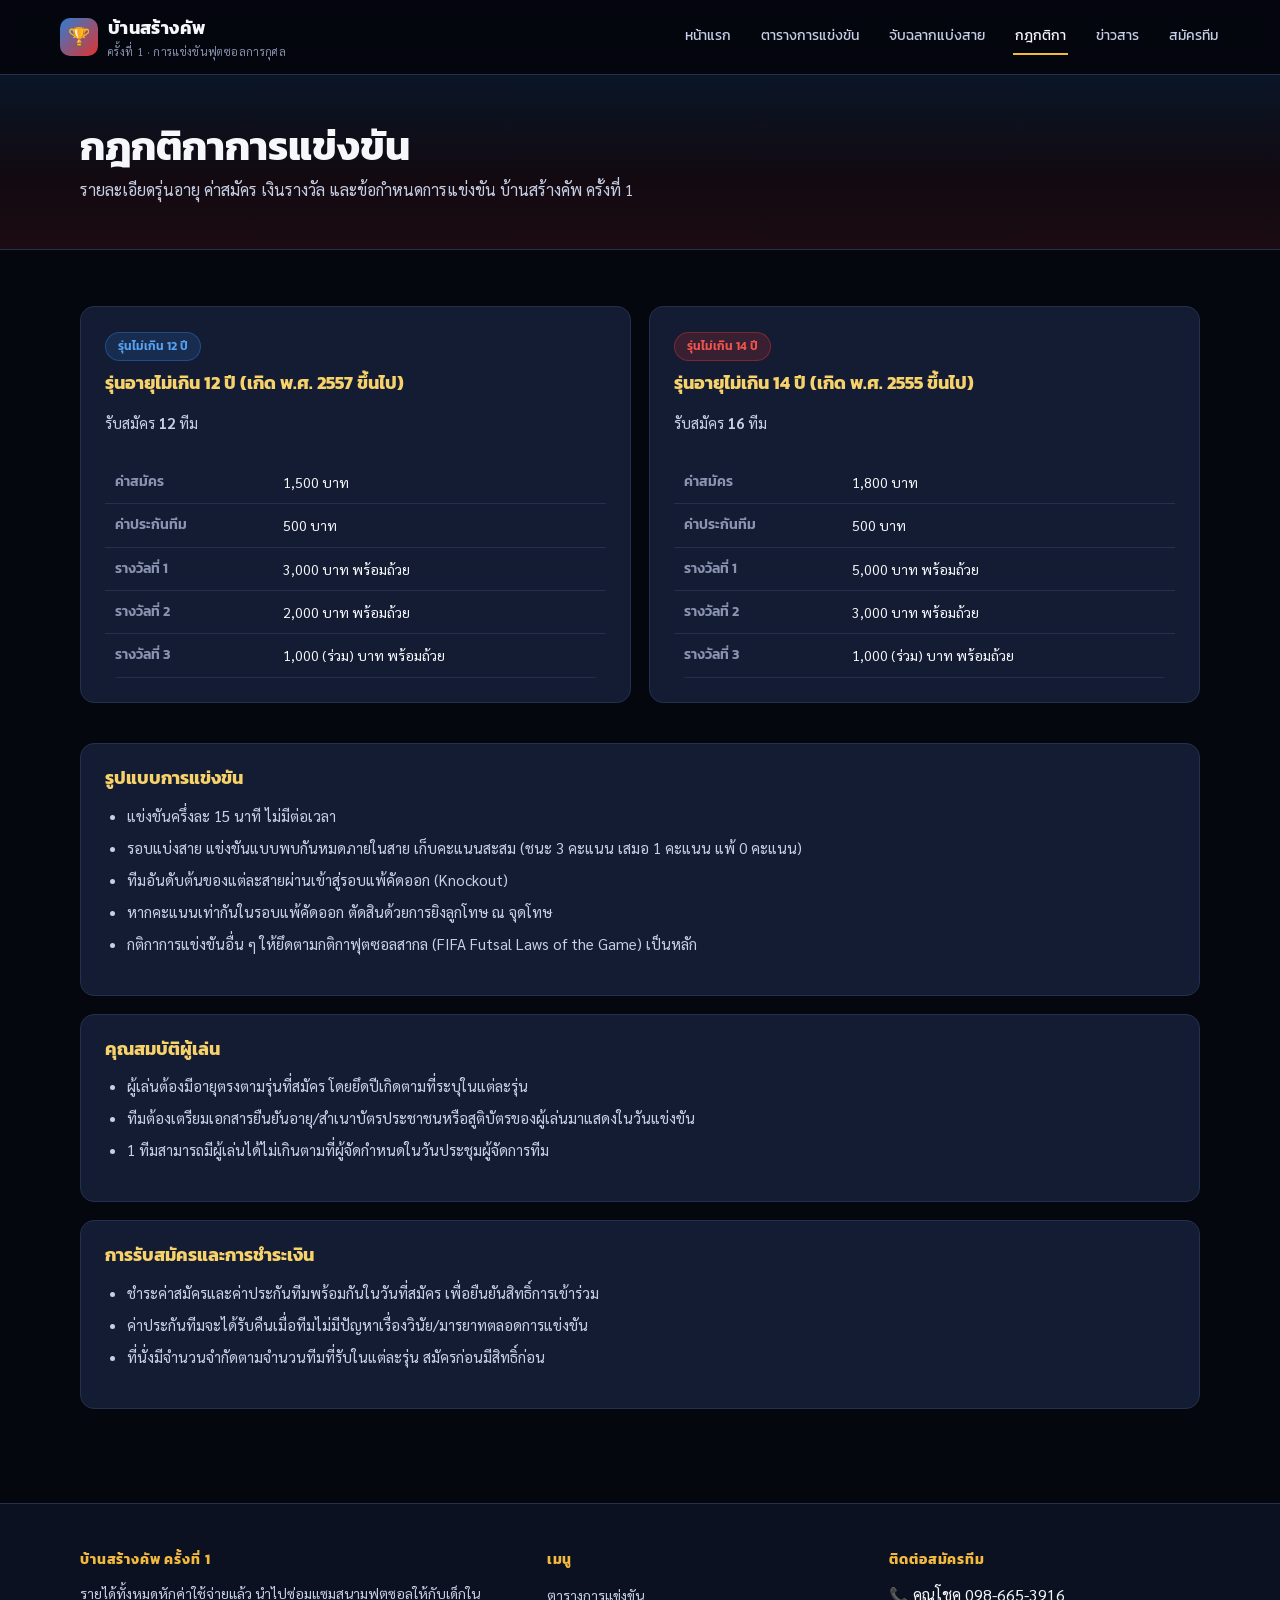
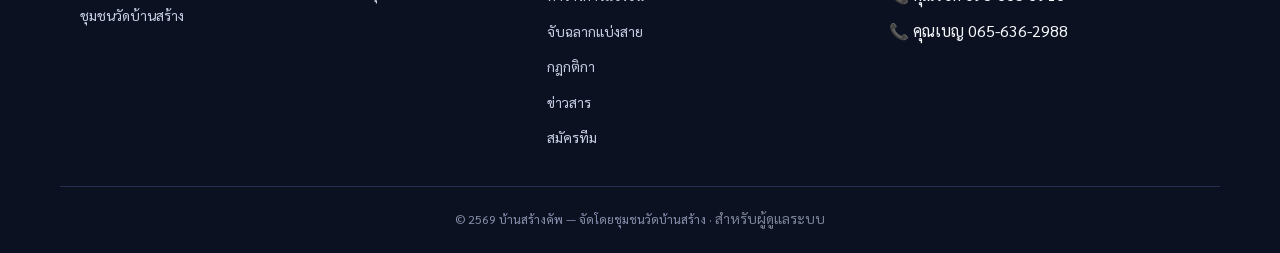
<file: rules.html>
<!DOCTYPE html>
<html lang="th">
<head>
<meta charset="UTF-8" />
<meta name="viewport" content="width=device-width, initial-scale=1.0, viewport-fit=cover" />
<title>กฎกติกาการแข่งขัน — บ้านสร้างคัพ</title>
<link rel="preconnect" href="https://fonts.googleapis.com">
<link href="https://fonts.googleapis.com/css2?family=Kanit:wght@400;500;600;700;800&family=Sarabun:wght@400;500;600&display=swap" rel="stylesheet">
<link rel="manifest" href="manifest.json">
<meta name="theme-color" content="#05070f">
<meta name="apple-mobile-web-app-capable" content="yes">
<meta name="apple-mobile-web-app-status-bar-style" content="black-translucent">
<meta name="apple-mobile-web-app-title" content="บ้านสร้างคัพ">
<link rel="apple-touch-icon" href="assets/img/apple-touch-icon.png">
<link rel="icon" type="image/png" href="assets/img/favicon-32.png">
<link rel="stylesheet" href="assets/css/style.css" />
</head>
<body>

<header class="site-header">
  <div class="container site-header__inner">
    <a href="index.html" class="brand">
      <span class="brand__mark">🏆</span>
      <span class="brand__text">บ้านสร้างคัพ<small>ครั้งที่ 1 · การแข่งขันฟุตซอลการกุศล</small></span>
    </a>
    <button class="nav-toggle" aria-label="เปิดเมนู">☰</button>
    <nav class="site-nav">
      <a href="index.html">หน้าแรก</a>
      <a href="schedule.html">ตารางการแข่งขัน</a>
      <a href="draw.html">จับฉลากแบ่งสาย</a>
      <a href="rules.html" aria-current="page">กฎกติกา</a>
      <a href="news.html">ข่าวสาร</a>
      <a href="register.html">สมัครทีม</a>
    </nav>
  </div>
</header>

<section class="page-hero">
  <div class="container">
    <h1>กฎกติกาการแข่งขัน</h1>
    <p>รายละเอียดรุ่นอายุ ค่าสมัคร เงินรางวัล และข้อกำหนดการแข่งขัน บ้านสร้างคัพ ครั้งที่ 1</p>
  </div>
</section>

<main class="page-section">
  <div class="container">

    <div class="grid grid-2" style="margin-bottom:22px">
      <div class="rules-block">
        <span class="chip chip-blue">รุ่นไม่เกิน 12 ปี</span>
        <h3 style="margin-top:12px" data-setting="age_u12">รุ่นอายุไม่เกิน 12 ปี (เกิด พ.ศ. 2557 ขึ้นไป)</h3>
        <p style="color:var(--ink-300)">รับสมัคร <b data-setting="teams_u12">12</b> ทีม</p>
        <div class="table-scroll"><table class="fee-table">
          <tr><th>ค่าสมัคร</th><td><span data-setting="fee_u12">1,500</span> บาท</td></tr>
          <tr><th>ค่าประกันทีม</th><td><span data-setting="deposit_u12">500</span> บาท</td></tr>
          <tr><th>รางวัลที่ 1</th><td><span data-setting="prize_u12_1">3,000</span> บาท พร้อมถ้วย</td></tr>
          <tr><th>รางวัลที่ 2</th><td><span data-setting="prize_u12_2">2,000</span> บาท พร้อมถ้วย</td></tr>
          <tr><th>รางวัลที่ 3</th><td><span data-setting="prize_u12_3">1,000 (ร่วม)</span> บาท พร้อมถ้วย</td></tr>
        </table></div>
      </div>

      <div class="rules-block">
        <span class="chip chip-red">รุ่นไม่เกิน 14 ปี</span>
        <h3 style="margin-top:12px" data-setting="age_u14">รุ่นอายุไม่เกิน 14 ปี (เกิด พ.ศ. 2555 ขึ้นไป)</h3>
        <p style="color:var(--ink-300)">รับสมัคร <b data-setting="teams_u14">16</b> ทีม</p>
        <div class="table-scroll"><table class="fee-table">
          <tr><th>ค่าสมัคร</th><td><span data-setting="fee_u14">1,800</span> บาท</td></tr>
          <tr><th>ค่าประกันทีม</th><td><span data-setting="deposit_u14">500</span> บาท</td></tr>
          <tr><th>รางวัลที่ 1</th><td><span data-setting="prize_u14_1">5,000</span> บาท พร้อมถ้วย</td></tr>
          <tr><th>รางวัลที่ 2</th><td><span data-setting="prize_u14_2">3,000</span> บาท พร้อมถ้วย</td></tr>
          <tr><th>รางวัลที่ 3</th><td><span data-setting="prize_u14_3">1,000 (ร่วม)</span> บาท พร้อมถ้วย</td></tr>
        </table></div>
      </div>
    </div>

    <div id="rules-dynamic"></div>

  </div>
</main>

<footer class="site-footer">
  <div class="container footer-grid">
    <div>
      <h4>บ้านสร้างคัพ ครั้งที่ 1</h4>
      <p data-setting="banner_tagline">รายได้ทั้งหมดหักค่าใช้จ่ายแล้ว นำไปซ่อมแซมสนามฟุตซอลให้กับเด็กในชุมชนวัดบ้านสร้าง</p>
    </div>
    <div>
      <h4>เมนู</h4>
      <ul>
        <li><a href="schedule.html">ตารางการแข่งขัน</a></li>
        <li><a href="draw.html">จับฉลากแบ่งสาย</a></li>
        <li><a href="rules.html">กฎกติกา</a></li>
        <li><a href="news.html">ข่าวสาร</a></li>
        <li><a href="register.html">สมัครทีม</a></li>
      </ul>
    </div>
    <div>
      <h4>ติดต่อสมัครทีม</h4>
      <ul>
        <li>📞 <span data-setting="contact1_name">คุณโชค</span> <span data-setting="contact1_phone">098-665-3916</span></li>
        <li>📞 <span data-setting="contact2_name">คุณเบญ</span> <span data-setting="contact2_phone">065-636-2988</span></li>
      </ul>
    </div>
  </div>
  <div class="container footer-bottom">© 2569 บ้านสร้างคัพ — จัดโดยชุมชนวัดบ้านสร้าง · <a href="admin.html" style="opacity:.6">สำหรับผู้ดูแลระบบ</a></div>
</footer>

<nav class="bottom-nav" aria-label="เมนูหลัก (มือถือ)">
  <div class="bottom-nav__inner">
      <a href="index.html"><span class="icon">🏠</span>หน้าแรก</a>
      <a href="schedule.html"><span class="icon">📅</span>ตาราง</a>
      <a href="draw.html"><span class="icon">🎯</span>แบ่งสาย</a>
      <a href="rules.html" aria-current="page"><span class="icon">📋</span>กติกา</a>
      <a href="news.html"><span class="icon">📰</span>ข่าว</a>
      <a href="register.html"><span class="icon">📝</span>สมัคร</a>
  </div>
</nav>

<script src="assets/js/config.js"></script>
<script src="assets/js/sheets.js"></script>
<script src="assets/js/app.js"></script>
<script>
  (async function () {
    const { settings, rules } = await FutsalData.getAll();
    applySettings(settings);

    const container = document.getElementById("rules-dynamic");
    container.innerHTML = (rules && rules.length)
      ? rules.map((r) => ruleBlockHtml(r, settings)).join("")
      : "";
  })();
</script>
</body>
</html>
</file>
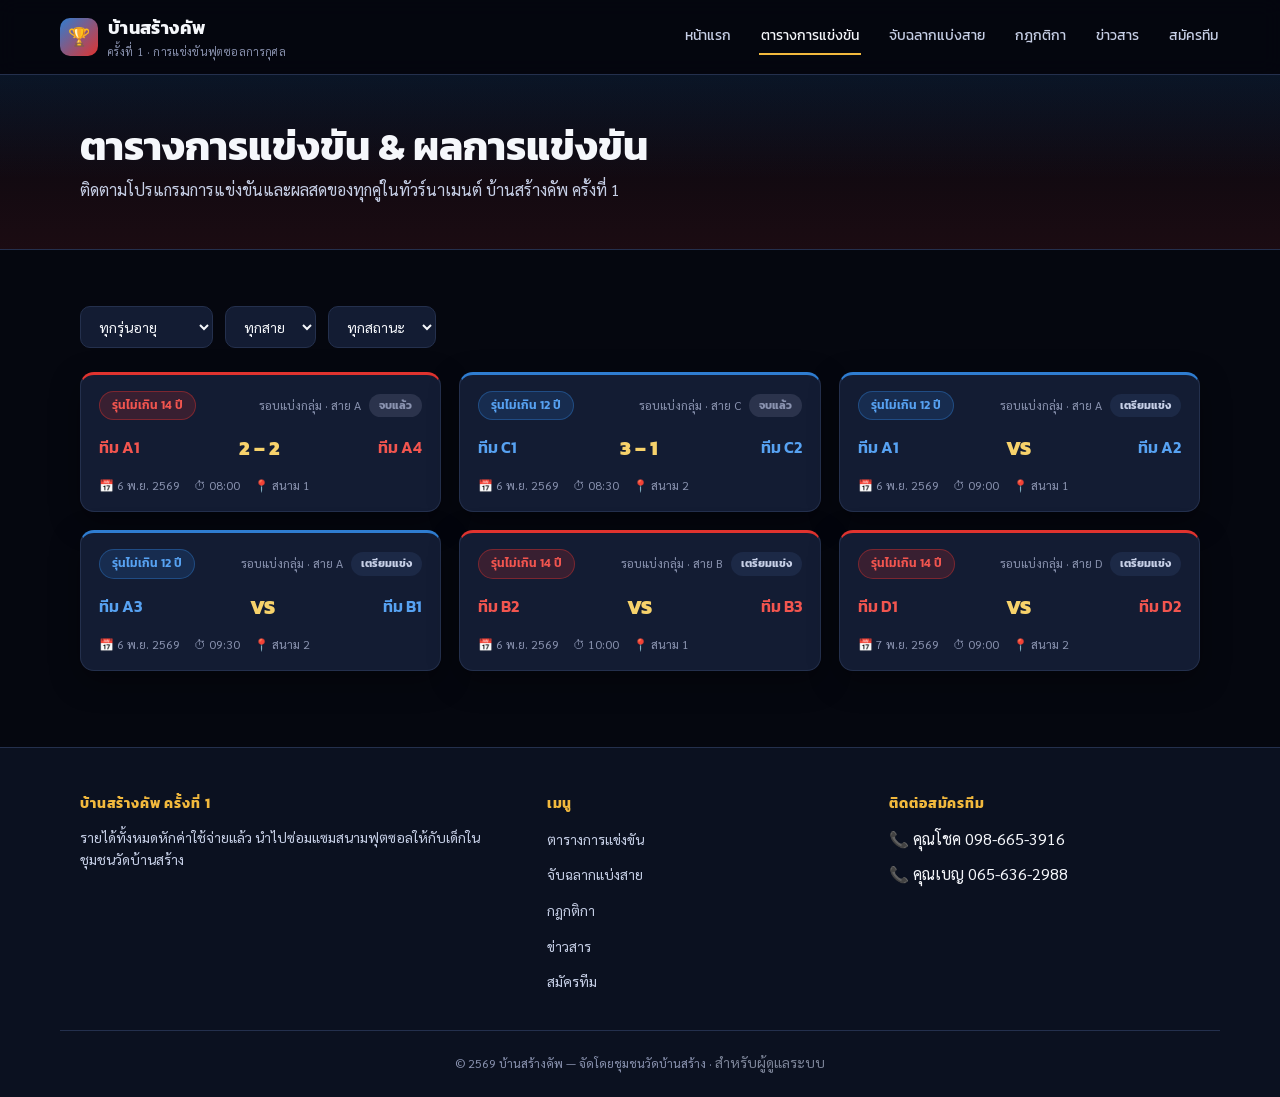
<file: schedule.html>
<!DOCTYPE html>
<html lang="th">
<head>
<meta charset="UTF-8" />
<meta name="viewport" content="width=device-width, initial-scale=1.0, viewport-fit=cover" />
<title>ตารางการแข่งขัน — บ้านสร้างคัพ</title>
<link rel="preconnect" href="https://fonts.googleapis.com">
<link href="https://fonts.googleapis.com/css2?family=Kanit:wght@400;500;600;700;800&family=Sarabun:wght@400;500;600&display=swap" rel="stylesheet">
<link rel="manifest" href="manifest.json">
<meta name="theme-color" content="#05070f">
<meta name="apple-mobile-web-app-capable" content="yes">
<meta name="apple-mobile-web-app-status-bar-style" content="black-translucent">
<meta name="apple-mobile-web-app-title" content="บ้านสร้างคัพ">
<link rel="apple-touch-icon" href="assets/img/apple-touch-icon.png">
<link rel="icon" type="image/png" href="assets/img/favicon-32.png">
<link rel="stylesheet" href="assets/css/style.css" />
</head>
<body>

<header class="site-header">
  <div class="container site-header__inner">
    <a href="index.html" class="brand">
      <span class="brand__mark">🏆</span>
      <span class="brand__text">บ้านสร้างคัพ<small>ครั้งที่ 1 · การแข่งขันฟุตซอลการกุศล</small></span>
    </a>
    <button class="nav-toggle" aria-label="เปิดเมนู">☰</button>
    <nav class="site-nav">
      <a href="index.html">หน้าแรก</a>
      <a href="schedule.html" aria-current="page">ตารางการแข่งขัน</a>
      <a href="draw.html">จับฉลากแบ่งสาย</a>
      <a href="rules.html">กฎกติกา</a>
      <a href="news.html">ข่าวสาร</a>
      <a href="register.html">สมัครทีม</a>
    </nav>
  </div>
</header>

<section class="page-hero">
  <div class="container">
    <h1>ตารางการแข่งขัน &amp; ผลการแข่งขัน</h1>
    <p>ติดตามโปรแกรมการแข่งขันและผลสดของทุกคู่ในทัวร์นาเมนต์ บ้านสร้างคัพ ครั้งที่ 1</p>
  </div>
</section>

<main class="page-section">
  <div class="container">
    <div class="filters">
      <select id="f-division">
        <option value="">ทุกรุ่นอายุ</option>
        <option value="U12">รุ่นไม่เกิน 12 ปี</option>
        <option value="U14">รุ่นไม่เกิน 14 ปี</option>
      </select>
      <select id="f-group">
        <option value="">ทุกสาย</option>
      </select>
      <select id="f-status">
        <option value="">ทุกสถานะ</option>
        <option value="upcoming">เตรียมแข่ง</option>
        <option value="live">กำลังแข่ง</option>
        <option value="finished">จบแล้ว</option>
      </select>
    </div>
    <div class="grid grid-3" id="matches-grid">
      <div class="loading-row">กำลังโหลดข้อมูล…</div>
    </div>
  </div>
</main>

<footer class="site-footer">
  <div class="container footer-grid">
    <div>
      <h4>บ้านสร้างคัพ ครั้งที่ 1</h4>
      <p data-setting="banner_tagline">รายได้ทั้งหมดหักค่าใช้จ่ายแล้ว นำไปซ่อมแซมสนามฟุตซอลให้กับเด็กในชุมชนวัดบ้านสร้าง</p>
    </div>
    <div>
      <h4>เมนู</h4>
      <ul>
        <li><a href="schedule.html">ตารางการแข่งขัน</a></li>
        <li><a href="draw.html">จับฉลากแบ่งสาย</a></li>
        <li><a href="rules.html">กฎกติกา</a></li>
        <li><a href="news.html">ข่าวสาร</a></li>
        <li><a href="register.html">สมัครทีม</a></li>
      </ul>
    </div>
    <div>
      <h4>ติดต่อสมัครทีม</h4>
      <ul>
        <li>📞 <span data-setting="contact1_name">คุณโชค</span> <span data-setting="contact1_phone">098-665-3916</span></li>
        <li>📞 <span data-setting="contact2_name">คุณเบญ</span> <span data-setting="contact2_phone">065-636-2988</span></li>
      </ul>
    </div>
  </div>
  <div class="container footer-bottom">© 2569 บ้านสร้างคัพ — จัดโดยชุมชนวัดบ้านสร้าง · <a href="admin.html" style="opacity:.6">สำหรับผู้ดูแลระบบ</a></div>
</footer>

<nav class="bottom-nav" aria-label="เมนูหลัก (มือถือ)">
  <div class="bottom-nav__inner">
      <a href="index.html"><span class="icon">🏠</span>หน้าแรก</a>
      <a href="schedule.html" aria-current="page"><span class="icon">📅</span>ตาราง</a>
      <a href="draw.html"><span class="icon">🎯</span>แบ่งสาย</a>
      <a href="rules.html"><span class="icon">📋</span>กติกา</a>
      <a href="news.html"><span class="icon">📰</span>ข่าว</a>
      <a href="register.html"><span class="icon">📝</span>สมัคร</a>
  </div>
</nav>

<script src="assets/js/config.js"></script>
<script src="assets/js/sheets.js"></script>
<script src="assets/js/app.js"></script>
<script>
  (async function () {
    const { settings, matches } = await FutsalData.getAll();
    applySettings(settings);

    const groupSelect = document.getElementById("f-group");
    const state = { division: "", group: "", status: "" };

    function refreshGroupOptions() {
      const groups = [...new Set(
        matches.filter((m) => !state.division || m.division === state.division).map((m) => m.group)
      )].filter(Boolean).sort();
      groupSelect.innerHTML = `<option value="">ทุกสาย</option>` +
        groups.map((g) => `<option value="${g}">สาย ${g}</option>`).join("");
    }

    function render() {
      const filtered = matches
        .filter((m) => !state.division || m.division === state.division)
        .filter((m) => !state.group || m.group === state.group)
        .filter((m) => !state.status || m.status === state.status)
        .sort((a, b) => (a.date + a.time).localeCompare(b.date + b.time));

      document.getElementById("matches-grid").innerHTML = filtered.length
        ? filtered.map(matchCard).join("")
        : `<p class="loading-row">ไม่พบแมตช์ตามเงื่อนไขที่เลือก</p>`;
    }

    document.getElementById("f-division").addEventListener("change", (e) => {
      state.division = e.target.value;
      refreshGroupOptions();
      state.group = "";
      render();
    });
    groupSelect.addEventListener("change", (e) => { state.group = e.target.value; render(); });
    document.getElementById("f-status").addEventListener("change", (e) => { state.status = e.target.value; render(); });

    refreshGroupOptions();
    render();
  })();
</script>
</body>
</html>
</file>
<file: assets/css/style.css>
/* =========================================================
   บ้านสร้างคัพ — Stylesheet
   ธีม: กระดานคะแนนสนามฟุตซอลยามค่ำคืน (ไฟสปอตไลท์ + คู่ปรับน้ำเงิน/แดง)
   ========================================================= */

:root {
  --navy-950: #05070f;
  --navy-900: #0b1120;
  --navy-850: #0e1526;
  --navy-800: #131c33;
  --navy-700: #1c2946;
  --line: #24304d;

  --blue-500: #2f7dd1;
  --blue-400: #57a2f2;
  --red-500: #e0332f;
  --red-400: #f2554f;
  --gold-400: #f2b93d;
  --gold-300: #f7d26b;

  --ink-100: #f5f7fb;
  --ink-300: #c6cfe6;
  --ink-500: #8a93b0;

  --radius: 14px;
  --shadow: 0 10px 30px rgba(0, 0, 0, 0.35);

  --font-display: "Kanit", "Noto Sans Thai", sans-serif;
  --font-body: "Sarabun", "Noto Sans Thai", sans-serif;
}

* { box-sizing: border-box; }

html { scroll-behavior: smooth; }

body {
  margin: 0;
  background: var(--navy-950);
  color: var(--ink-100);
  font-family: var(--font-body);
  line-height: 1.6;
  overflow-x: hidden; /* กันตัวหนังสือ/องค์ประกอบล้นจอแนวนอนบนมือถือ */
}

img { max-width: 100%; display: block; }

a { color: inherit; text-decoration: none; }

h1, h2, h3, h4 {
  font-family: var(--font-display);
  margin: 0;
  line-height: 1.15;
  overflow-wrap: break-word;
  word-break: break-word;
}

.container {
  width: 100%;
  max-width: 1160px;
  margin: 0 auto;
  padding: 0 20px;
}

:focus-visible {
  outline: 3px solid var(--gold-400);
  outline-offset: 2px;
}

@media (prefers-reduced-motion: reduce) {
  * { animation-duration: 0.01ms !important; animation-iteration-count: 1 !important; scroll-behavior: auto !important; }
}

/* ---------- Buttons & chips ---------- */
.btn {
  display: inline-flex;
  align-items: center;
  gap: 8px;
  font-family: var(--font-display);
  font-weight: 600;
  font-size: 15px;
  padding: 12px 22px;
  border-radius: 999px;
  border: 1px solid transparent;
  cursor: pointer;
}
.btn-primary { background: var(--gold-400); color: #241a02; }
.btn-primary:hover { background: var(--gold-300); }
.btn-ghost { background: transparent; border-color: rgba(245, 247, 251, 0.35); color: var(--ink-100); }
.btn-ghost:hover { border-color: var(--gold-400); color: var(--gold-300); }

.chip {
  display: inline-block;
  font-family: var(--font-display);
  font-size: 12px;
  font-weight: 600;
  padding: 4px 12px;
  border-radius: 999px;
  background: var(--navy-700);
  color: var(--ink-300);
}
.chip-blue { background: rgba(47, 125, 209, 0.18); color: var(--blue-400); border: 1px solid rgba(47, 125, 209, 0.4); }
.chip-red { background: rgba(224, 51, 47, 0.18); color: var(--red-400); border: 1px solid rgba(224, 51, 47, 0.4); }

.badge { font-size: 11px; font-weight: 700; padding: 3px 10px; border-radius: 999px; font-family: var(--font-display); }
.badge-live { background: var(--red-500); color: #fff; animation: pulse 1.6s infinite; }
.badge-upcoming { background: var(--navy-700); color: var(--ink-300); }
.badge-finished { background: rgba(138, 147, 176, 0.2); color: var(--ink-500); }
@keyframes pulse { 0%, 100% { opacity: 1; } 50% { opacity: 0.55; } }

.section-eyebrow {
  font-family: var(--font-display);
  font-size: 13px;
  letter-spacing: 0.08em;
  color: var(--gold-400);
  text-transform: uppercase;
}
.section-head { display: flex; align-items: flex-end; justify-content: space-between; gap: 16px; margin-bottom: 22px; flex-wrap: wrap; }
.section-head h2 { font-size: clamp(24px, 3vw, 32px); }
.section-link { font-family: var(--font-display); font-size: 14px; color: var(--gold-400); white-space: nowrap; }
.section-link:hover { text-decoration: underline; }

.page-section { padding: 56px 0; }
.page-section + .page-section { border-top: 1px solid var(--line); }

/* =========================================================
   Header / Nav
   ========================================================= */
.site-header {
  position: sticky;
  top: 0;
  z-index: 50;
  background: rgba(5, 7, 15, 0.85);
  backdrop-filter: blur(10px);
  border-bottom: 1px solid var(--line);
}
.site-header__inner {
  display: flex;
  align-items: center;
  justify-content: space-between;
  padding: 14px 0;
}
.brand { display: flex; align-items: center; gap: 10px; font-family: var(--font-display); }
.brand__mark {
  width: 38px; height: 38px; border-radius: 10px;
  background: linear-gradient(135deg, var(--blue-500), var(--red-500));
  display: grid; place-items: center; font-size: 18px;
}
.brand__text { font-weight: 700; font-size: 18px; letter-spacing: 0.02em; }
.brand__text small { display: block; font-family: var(--font-body); font-weight: 400; font-size: 11px; color: var(--ink-500); }

.site-nav { display: flex; align-items: center; gap: 26px; }
.site-nav a {
  font-family: var(--font-display);
  font-size: 14px;
  color: var(--ink-300);
  padding: 6px 2px;
  border-bottom: 2px solid transparent;
}
.site-nav a:hover, .site-nav a[aria-current="page"] { color: var(--ink-100); border-color: var(--gold-400); }

.nav-toggle {
  display: none;
  background: none; border: 1px solid var(--line); border-radius: 8px;
  color: var(--ink-100); width: 40px; height: 38px; font-size: 18px; cursor: pointer;
}

@media (max-width: 860px) {
  .nav-toggle { display: block; }
  .site-nav {
    position: absolute; top: 100%; left: 0; right: 0;
    flex-direction: column; align-items: stretch; gap: 0;
    background: var(--navy-900); border-bottom: 1px solid var(--line);
    max-height: 0; overflow: hidden;
  }
  .site-nav.is-open { max-height: 400px; }
  .site-nav a { padding: 14px 20px; border-bottom: 1px solid var(--line); }
}

/* =========================================================
   Bottom tab bar (mobile "web app" navigation)
   ========================================================= */
.bottom-nav {
  display: none;
  position: fixed;
  left: 0; right: 0; bottom: 0;
  z-index: 60;
  background: rgba(11, 17, 32, 0.92);
  backdrop-filter: blur(14px);
  border-top: 1px solid var(--line);
  padding-bottom: env(safe-area-inset-bottom, 0);
  box-shadow: 0 -8px 24px rgba(0, 0, 0, 0.35);
}
.bottom-nav__inner { display: flex; }
.bottom-nav a {
  flex: 1;
  display: flex;
  flex-direction: column;
  align-items: center;
  gap: 3px;
  padding: 9px 4px 8px;
  font-family: var(--font-display);
  font-size: 11px;
  color: var(--ink-500);
  border-top: 2px solid transparent;
}
.bottom-nav a .icon { font-size: 19px; line-height: 1; }
.bottom-nav a[aria-current="page"] {
  color: var(--gold-300);
  border-top-color: var(--gold-400);
}
.bottom-nav a:active { opacity: 0.7; }

@media (max-width: 720px) {
  .nav-toggle { display: none; }
  .site-header .site-nav { display: none !important; }
  .bottom-nav { display: block; }
  body { padding-bottom: calc(58px + env(safe-area-inset-bottom, 0)); }
  .hero { padding-top: 40px; }
  .page-hero { padding-top: 32px; }
}

@media (max-width: 380px) {
  .hero h1 { font-size: 34px; }
  .brand__text { font-size: 15px; }
  .hero__meta { font-size: 13px; }
}

/* Standalone (installed app) mode — extra breathing room under the status bar */
@media (display-mode: standalone) {
  .site-header { padding-top: env(safe-area-inset-top, 0); }
}

/* =========================================================
   Hero
   ========================================================= */
.hero {
  position: relative;
  overflow: hidden;
  padding: 72px 0 40px;
  background: radial-gradient(1200px 500px at 15% -10%, rgba(47, 125, 209, 0.25), transparent),
              radial-gradient(1200px 500px at 90% 0%, rgba(224, 51, 47, 0.22), transparent),
              var(--navy-950);
  background-size: cover;
  background-position: center;
}
.hero__court {
  position: absolute; inset: 0; opacity: 0.35; pointer-events: none;
}
.hero__inner { position: relative; z-index: 1; text-align: center; }
.hero__eyebrow {
  font-family: var(--font-display); color: var(--gold-300); font-size: 14px;
  letter-spacing: 0.15em; text-transform: uppercase; margin-bottom: 14px;
}
.hero h1 {
  font-size: clamp(40px, 8vw, 84px);
  font-weight: 800;
  background: linear-gradient(180deg, #ffffff 20%, var(--gold-300) 100%);
  -webkit-background-clip: text; background-clip: text; color: transparent;
  text-shadow: 0 20px 60px rgba(242, 185, 61, 0.15);
}
.hero__sub { font-size: clamp(16px, 2.4vw, 20px); color: var(--ink-300); margin-top: 10px; max-width: 640px; margin-inline: auto; }
.hero__meta {
  display: flex; flex-wrap: wrap; justify-content: center; gap: 12px 26px;
  margin: 28px 0; font-family: var(--font-display); font-size: 14px; color: var(--ink-100);
}
.hero__meta span { display: inline-flex; align-items: center; gap: 8px; }
.hero__cta { display: flex; gap: 14px; justify-content: center; flex-wrap: wrap; margin-top: 8px; }

/* Ticker */
.ticker {
  border-top: 1px solid var(--line);
  border-bottom: 1px solid var(--line);
  background: var(--navy-900);
  overflow: hidden;
  padding: 12px 0;
}
.ticker-track {
  display: inline-flex;
  gap: 14px;
  white-space: nowrap;
  animation: scroll-left 34s linear infinite;
  padding-left: 100%;
}
.ticker:hover .ticker-track { animation-play-state: paused; }
@keyframes scroll-left { from { transform: translateX(0); } to { transform: translateX(-50%); } }
.ticker-chip {
  display: inline-flex; align-items: baseline; gap: 8px;
  font-family: var(--font-display); font-size: 13px;
  padding: 8px 16px; border-radius: 999px; background: var(--navy-800);
  border-left: 3px solid var(--ink-500);
}
.ticker-chip.chip-blue { border-left-color: var(--blue-400); }
.ticker-chip.chip-red { border-left-color: var(--red-400); }
.ticker-chip em { font-style: normal; color: var(--ink-500); font-family: var(--font-body); font-size: 12px; }

/* =========================================================
   Cards grid
   ========================================================= */
.grid { display: grid; gap: 18px; min-width: 0; }
.grid > * { min-width: 0; }
.grid-3 { grid-template-columns: repeat(3, 1fr); }
.grid-2 { grid-template-columns: repeat(2, 1fr); }
@media (max-width: 900px) { .grid-3 { grid-template-columns: repeat(2, 1fr); } }
@media (max-width: 640px) { .grid-3, .grid-2 { grid-template-columns: 1fr; } }

.match-card {
  background: var(--navy-800);
  border: 1px solid var(--line);
  border-top: 3px solid var(--ink-500);
  border-radius: var(--radius);
  padding: 16px 18px;
  box-shadow: var(--shadow);
}
.match-card.chip-blue { border-top-color: var(--blue-500); }
.match-card.chip-red { border-top-color: var(--red-500); }
.match-card__top { display: flex; align-items: center; gap: 8px; margin-bottom: 12px; flex-wrap: wrap; }
.match-card__round { font-size: 12px; color: var(--ink-500); margin-left: auto; }
.match-card__teams { display: flex; align-items: center; justify-content: space-between; gap: 10px; font-family: var(--font-display); font-weight: 600; font-size: 16px; }
.match-card__teams .team { min-width: 0; overflow-wrap: break-word; word-break: break-word; }
.match-card__teams .team--home { text-align: left; }
.match-card__teams .team--away { text-align: right; }
.match-card__teams .score { font-size: 20px; font-weight: 800; color: var(--gold-300); white-space: nowrap; flex-shrink: 0; }
.match-card__meta { display: flex; gap: 14px; margin-top: 12px; font-size: 12px; color: var(--ink-500); flex-wrap: wrap; }

.news-card {
  display: block;
  background: var(--navy-800); border: 1px solid var(--line); border-radius: var(--radius);
  overflow: hidden; box-shadow: var(--shadow);
  transition: transform 0.15s ease, border-color 0.15s ease;
}
.news-card:hover { transform: translateY(-3px); border-color: var(--gold-400); }
.news-card__img {
  height: 150px;
  background: linear-gradient(135deg, var(--blue-500), var(--red-500));
  display: grid; place-items: center; font-size: 34px;
}
.news-card__body { padding: 18px; }
.news-card__date { font-size: 12px; color: var(--gold-400); font-family: var(--font-display); }
.news-card__title { font-size: 18px; margin: 8px 0 10px; }
.news-card__excerpt { font-size: 14px; color: var(--ink-300); }

/* =========================================================
   Standings
   ========================================================= */
.division-tabs { display: inline-flex; background: var(--navy-800); border: 1px solid var(--line); border-radius: 999px; padding: 4px; margin-bottom: 22px; }
.division-tabs button {
  font-family: var(--font-display); font-size: 14px; font-weight: 600;
  padding: 9px 20px; border-radius: 999px; border: none; background: transparent; color: var(--ink-500); cursor: pointer;
}
.division-tabs button.is-active { background: var(--navy-700); color: var(--ink-100); }
.division-tabs button[data-division="U12"].is-active { color: var(--blue-400); box-shadow: inset 0 0 0 1px rgba(47,125,209,.5); }
.division-tabs button[data-division="U14"].is-active { color: var(--red-400); box-shadow: inset 0 0 0 1px rgba(224,51,47,.5); }

.group-card {
  background: var(--navy-800); border: 1px solid var(--line); border-radius: var(--radius);
  padding: 18px; box-shadow: var(--shadow);
}
.group-card h3 { font-size: 16px; margin-bottom: 12px; color: var(--gold-300); }
.group-card ol { margin: 0; padding-left: 20px; color: var(--ink-300); font-size: 14px; display: grid; gap: 6px; }

.standings-table { width: 100%; min-width: 480px; border-collapse: collapse; background: var(--navy-800); border-radius: var(--radius); overflow: hidden; box-shadow: var(--shadow); font-size: 14px; }
.standings-table th, .standings-table td { padding: 10px 12px; text-align: center; border-bottom: 1px solid var(--line); }
.standings-table th { font-family: var(--font-display); color: var(--ink-500); font-weight: 600; font-size: 12px; text-transform: uppercase; letter-spacing: 0.04em; }
.standings-table .col-team { text-align: left; font-family: var(--font-display); white-space: nowrap; }
.standings-table .rank { display: inline-block; width: 20px; color: var(--ink-500); }
.standings-table .pts { font-weight: 800; color: var(--gold-300); }
.standings-table tr.row-qualify .col-team { border-left: 3px solid var(--gold-400); }
.standings-table tbody tr:hover { background: var(--navy-700); }

/* ห่อตารางที่กว้างเกินจอด้วยกล่องเลื่อนแนวนอน กันตัวหนังสือ/คอลัมน์ล้นออกนอกจอ */
.table-scroll {
  width: 100%;
  min-width: 0;
  overflow-x: auto;
  -webkit-overflow-scrolling: touch;
  border-radius: var(--radius);
}
.table-scroll .standings-table,
.table-scroll .fee-table { box-shadow: none; border-radius: 0; }

/* =========================================================
   Filters (schedule page)
   ========================================================= */
.filters { display: flex; gap: 12px; flex-wrap: wrap; margin-bottom: 24px; }
.filters select, .filters input {
  background: var(--navy-800); border: 1px solid var(--line); color: var(--ink-100);
  font-family: var(--font-body); font-size: 14px; padding: 10px 14px; border-radius: 10px;
}

/* =========================================================
   Rules page
   ========================================================= */
.rules-block { background: var(--navy-800); border: 1px solid var(--line); border-radius: var(--radius); padding: 24px; margin-bottom: 18px; }
.rules-block h3 { color: var(--gold-300); margin-bottom: 10px; font-size: 18px; }
.rules-block ul, .rules-block ol { color: var(--ink-300); font-size: 15px; padding-left: 22px; display: grid; gap: 8px; }
.rules-block p { color: var(--ink-300); font-size: 15px; line-height: 1.8; }
.fee-table { width: 100%; min-width: 340px; border-collapse: collapse; margin-top: 10px; font-size: 14px; }
.fee-table th, .fee-table td { padding: 10px; border-bottom: 1px solid var(--line); text-align: left; }
.fee-table th { color: var(--ink-500); font-family: var(--font-display); font-weight: 600; }

/* =========================================================
   Page hero (inner pages)
   ========================================================= */
.page-hero {
  padding: 48px 0 30px;
  background: linear-gradient(180deg, rgba(47,125,209,.12), transparent 60%),
              linear-gradient(180deg, transparent, rgba(224,51,47,.10) 100%),
              var(--navy-950);
  border-bottom: 1px solid var(--line);
}
.page-hero h1 { font-size: clamp(28px, 4vw, 40px); }
.page-hero p { color: var(--ink-300); margin-top: 8px; max-width: 620px; }

/* =========================================================
   Footer
   ========================================================= */
.site-footer { background: var(--navy-900); border-top: 1px solid var(--line); padding: 48px 0 24px; margin-top: 20px; }
.footer-grid { display: grid; grid-template-columns: 1.4fr 1fr 1fr; gap: 32px; }
@media (max-width: 720px) { .footer-grid { grid-template-columns: 1fr; } }
.site-footer h4 { font-size: 14px; color: var(--gold-400); margin-bottom: 14px; text-transform: uppercase; letter-spacing: 0.06em; }
.site-footer p, .site-footer a { color: var(--ink-300); font-size: 14px; }
.site-footer ul { list-style: none; padding: 0; margin: 0; display: grid; gap: 10px; }
.site-footer a:hover { color: var(--gold-300); }
.footer-bottom { text-align: center; color: var(--ink-500); font-size: 12px; margin-top: 36px; padding-top: 20px; border-top: 1px solid var(--line); }

/* Loading state */
.loading-row { text-align: center; padding: 40px; color: var(--ink-500); font-family: var(--font-display); }
</file>
<file: assets/css/admin.css>
/* =========================================================
   admin.css — สไตล์เฉพาะหน้าแอดมิน
   ========================================================= */

.admin-card {
  background: var(--navy-800);
  border: 1px solid var(--line);
  border-radius: var(--radius);
  padding: 22px;
  box-shadow: var(--shadow);
}

.admin-input, .admin-form-grid input, .admin-form-grid select, .admin-form-grid textarea {
  width: 100%;
  background: var(--navy-900);
  border: 1px solid var(--line);
  color: var(--ink-100);
  font-family: var(--font-body);
  font-size: 14px;
  padding: 10px 12px;
  border-radius: 8px;
}
.admin-input:focus, .admin-form-grid input:focus, .admin-form-grid select:focus, .admin-form-grid textarea:focus {
  border-color: var(--gold-400);
}

.admin-form-grid {
  display: grid;
  grid-template-columns: repeat(auto-fill, minmax(180px, 1fr));
  gap: 12px;
  align-items: end;
}
.admin-form-grid label {
  display: block;
  font-size: 12px;
  color: var(--ink-500);
  margin-bottom: 4px;
  font-family: var(--font-display);
}
.admin-form-grid .field { min-width: 0; }
.admin-form-grid .field-wide { grid-column: 1 / -1; }
.admin-form-grid .field-actions { display: flex; gap: 8px; }

.admin-row {
  background: var(--navy-800);
  border: 1px solid var(--line);
  border-radius: var(--radius);
  padding: 16px 18px;
  margin-bottom: 12px;
}
.admin-row__top {
  display: flex;
  justify-content: space-between;
  align-items: center;
  gap: 10px;
  margin-bottom: 10px;
  flex-wrap: wrap;
}
.admin-row__title { font-family: var(--font-display); font-weight: 600; font-size: 14px; color: var(--ink-300); }

.btn-danger { background: transparent; border: 1px solid rgba(224,51,47,.5); color: var(--red-400); }
.btn-danger:hover { background: rgba(224,51,47,.12); }
.btn-sm { padding: 7px 14px; font-size: 12px; }

.admin-status {
  padding: 10px 16px;
  border-radius: 10px;
  font-family: var(--font-display);
  font-size: 13px;
  margin-bottom: 18px;
}
.admin-status.ok { background: rgba(47,125,209,.15); color: var(--blue-400); border: 1px solid rgba(47,125,209,.4); }
.admin-status.error { background: rgba(224,51,47,.15); color: var(--red-400); border: 1px solid rgba(224,51,47,.4); }

.admin-settings-item label {
  display: block; font-size: 11px; color: var(--gold-400); margin-bottom: 4px;
  font-family: var(--font-display); word-break: break-all;
}

.admin-image-upload {
  display: flex;
  align-items: center;
  gap: 10px;
  margin-top: 8px;
}
.admin-file-input {
  width: auto;
  font-size: 12px;
  color: var(--ink-300);
  padding: 6px 0;
  background: none;
  border: none;
}
.admin-upload-status { font-size: 12px; font-family: var(--font-display); }
.admin-image-preview {
  margin-top: 10px;
  max-width: 220px;
  max-height: 140px;
  object-fit: cover;
  border-radius: 8px;
  border: 1px solid var(--line);
}
</file>
